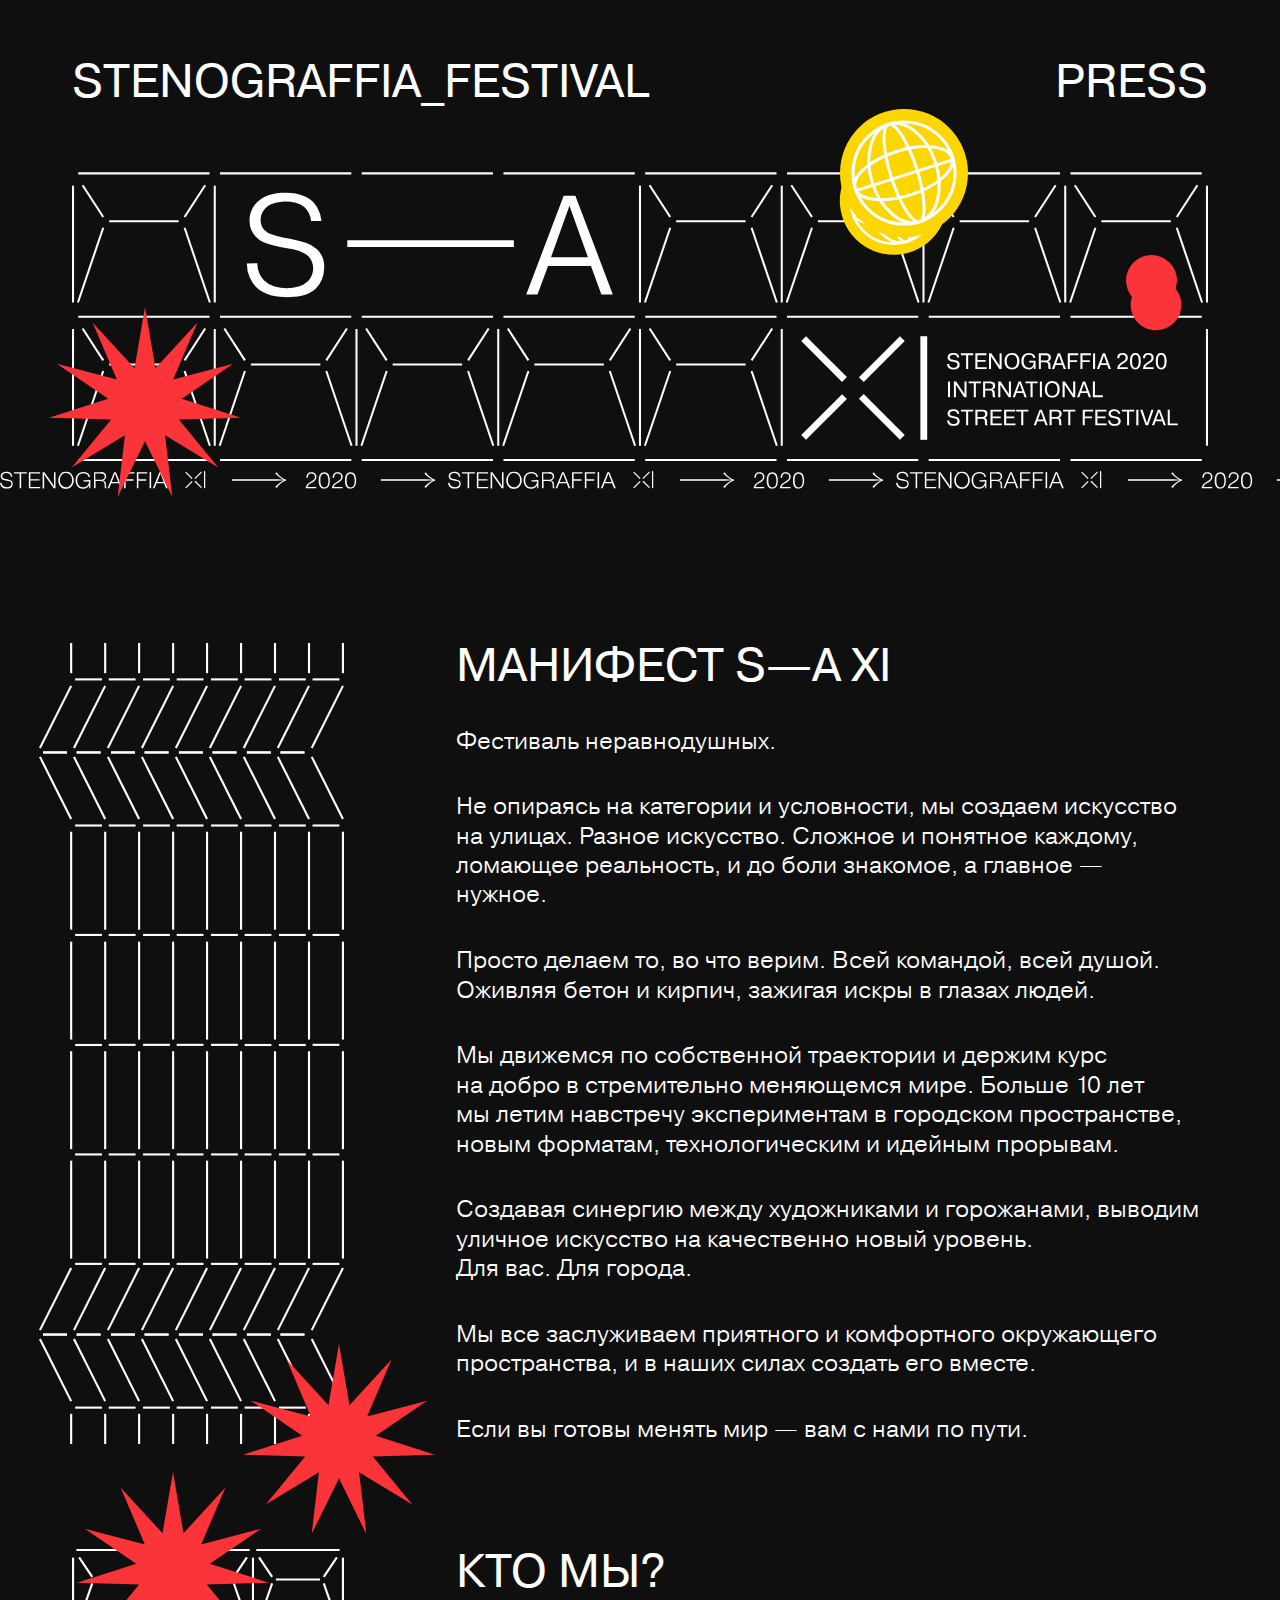
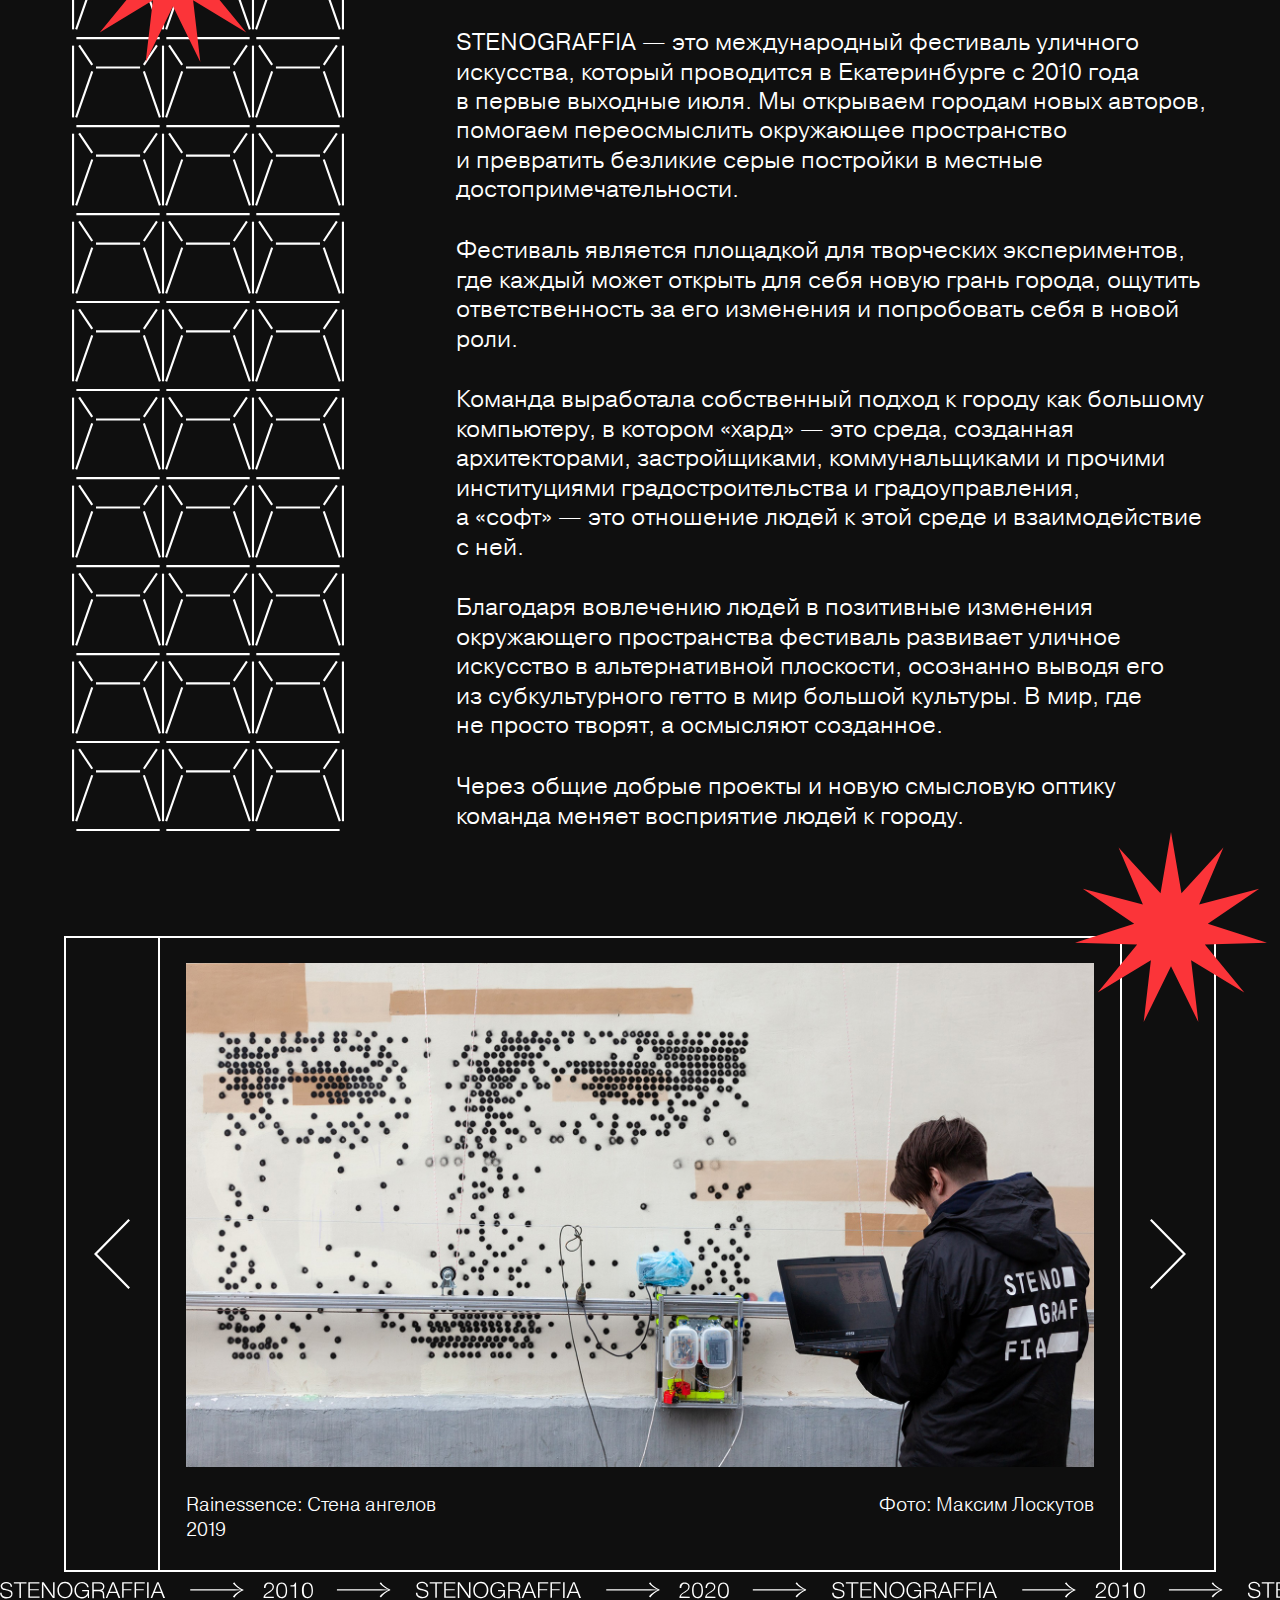
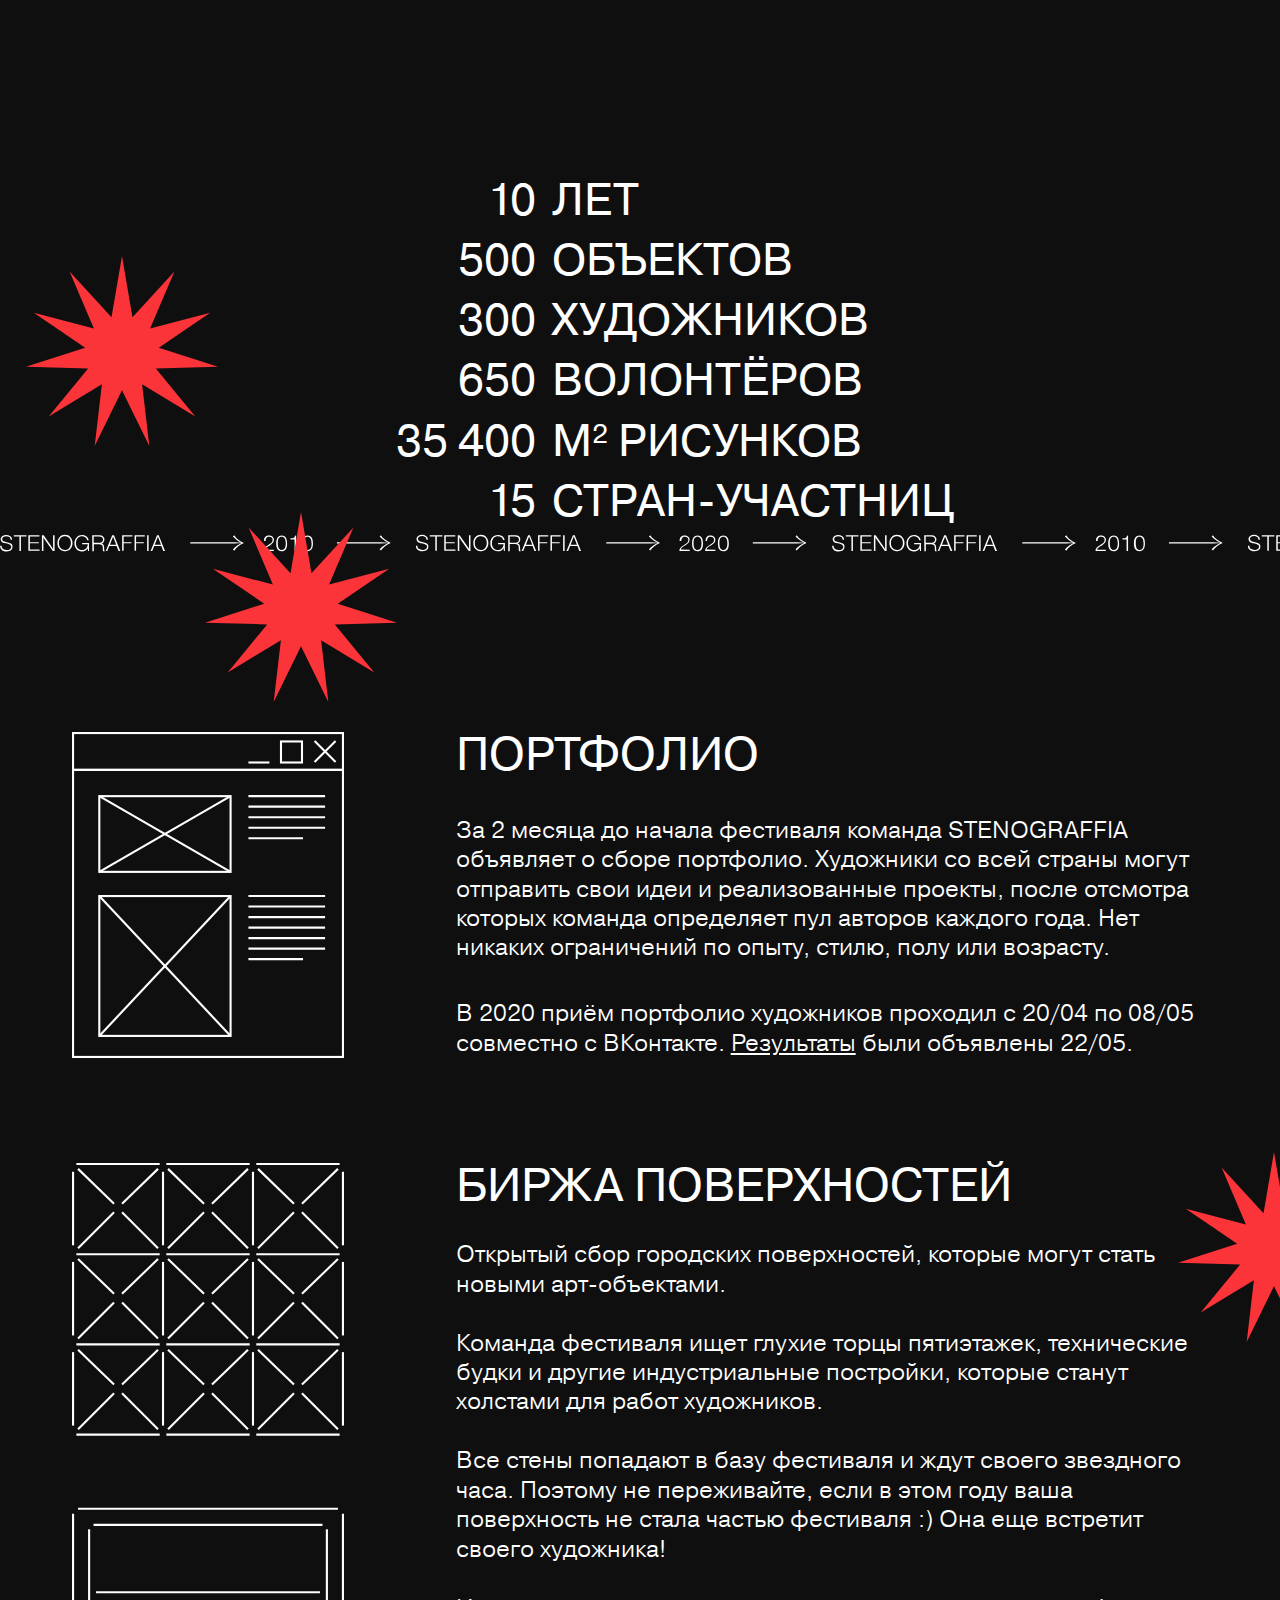
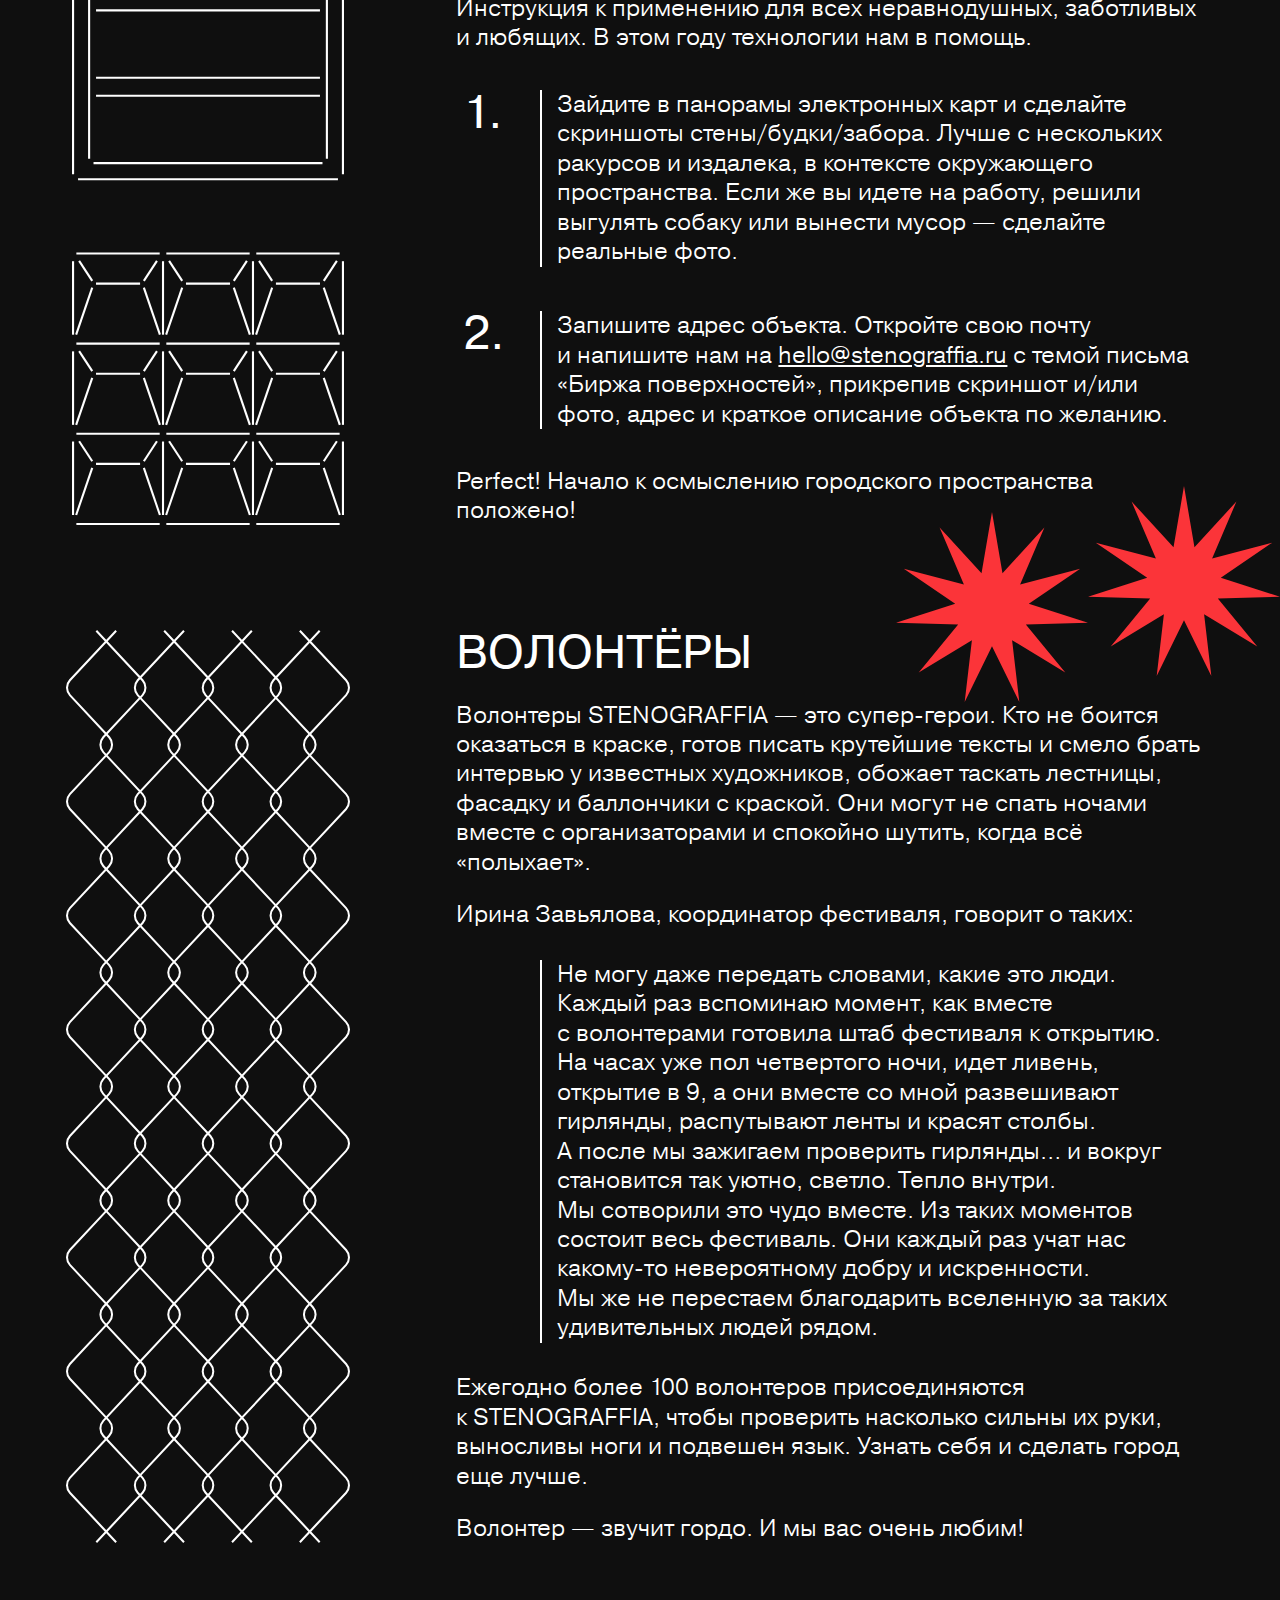
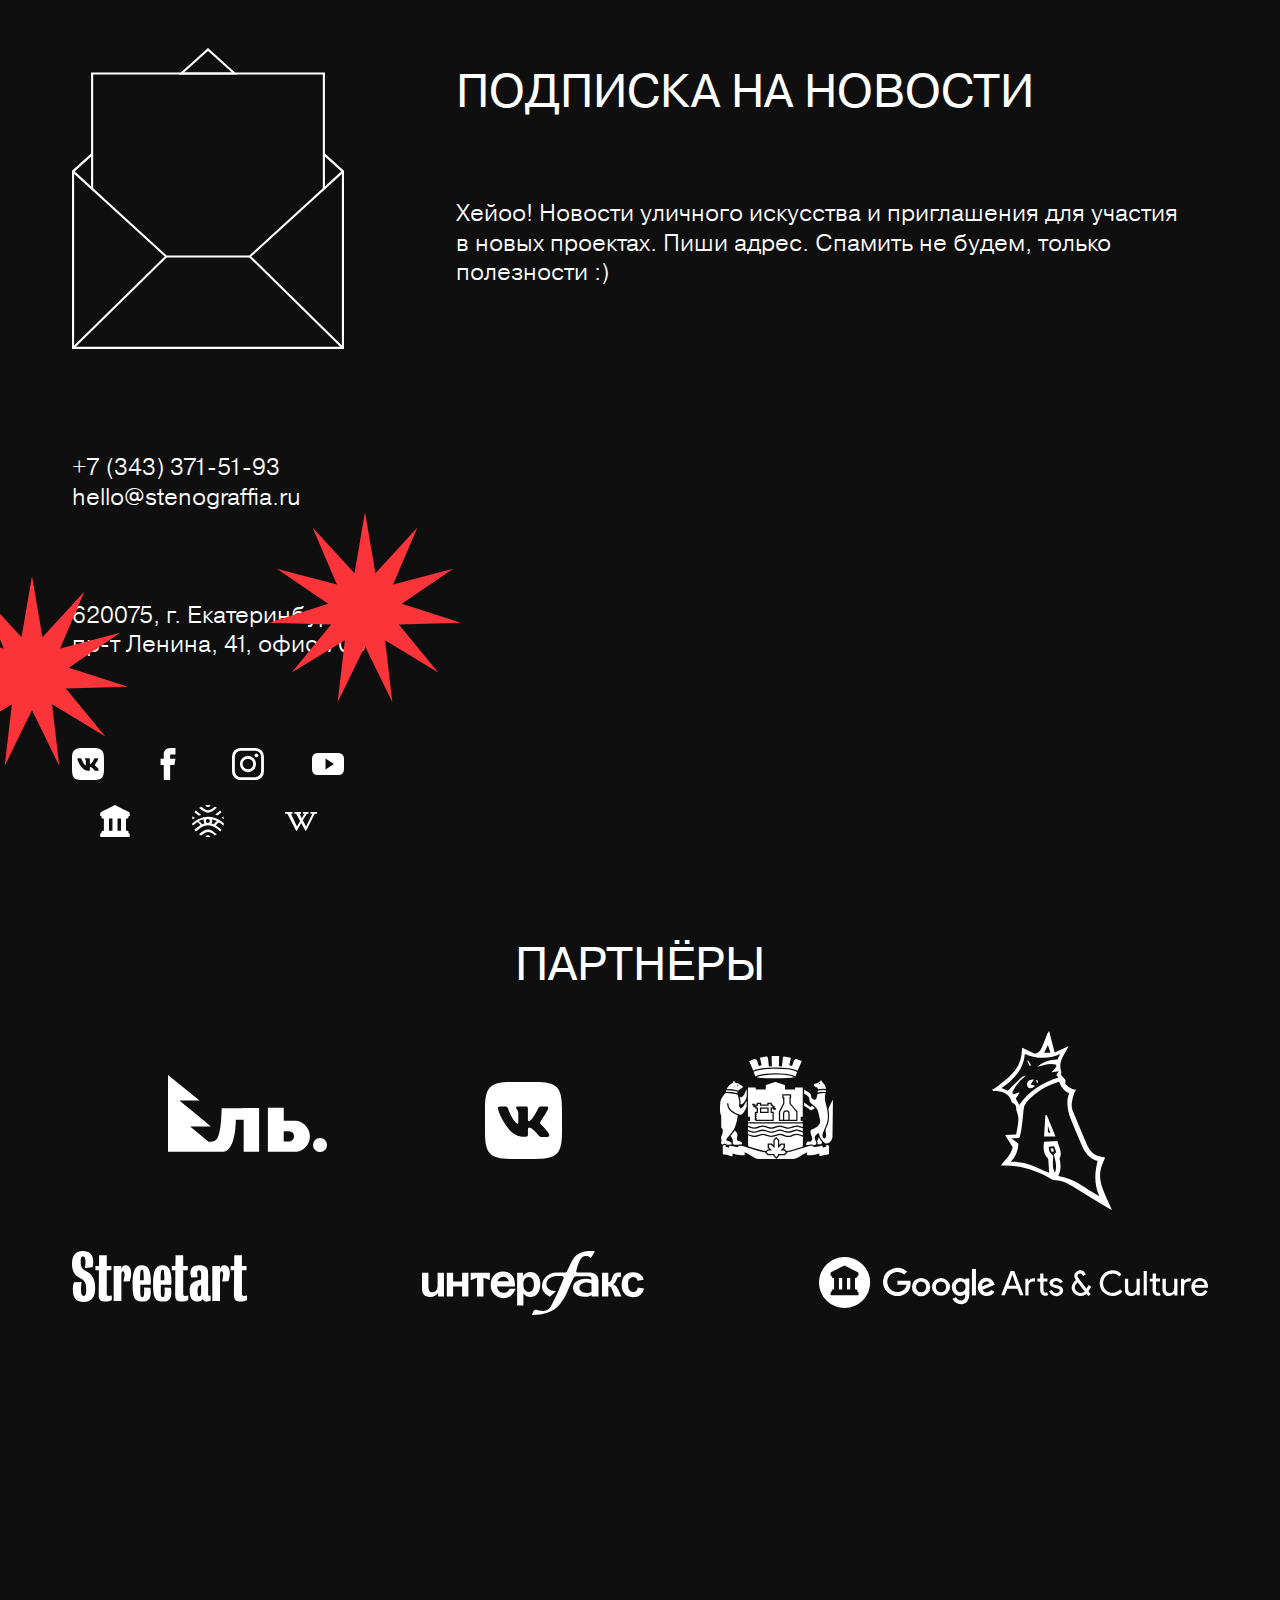
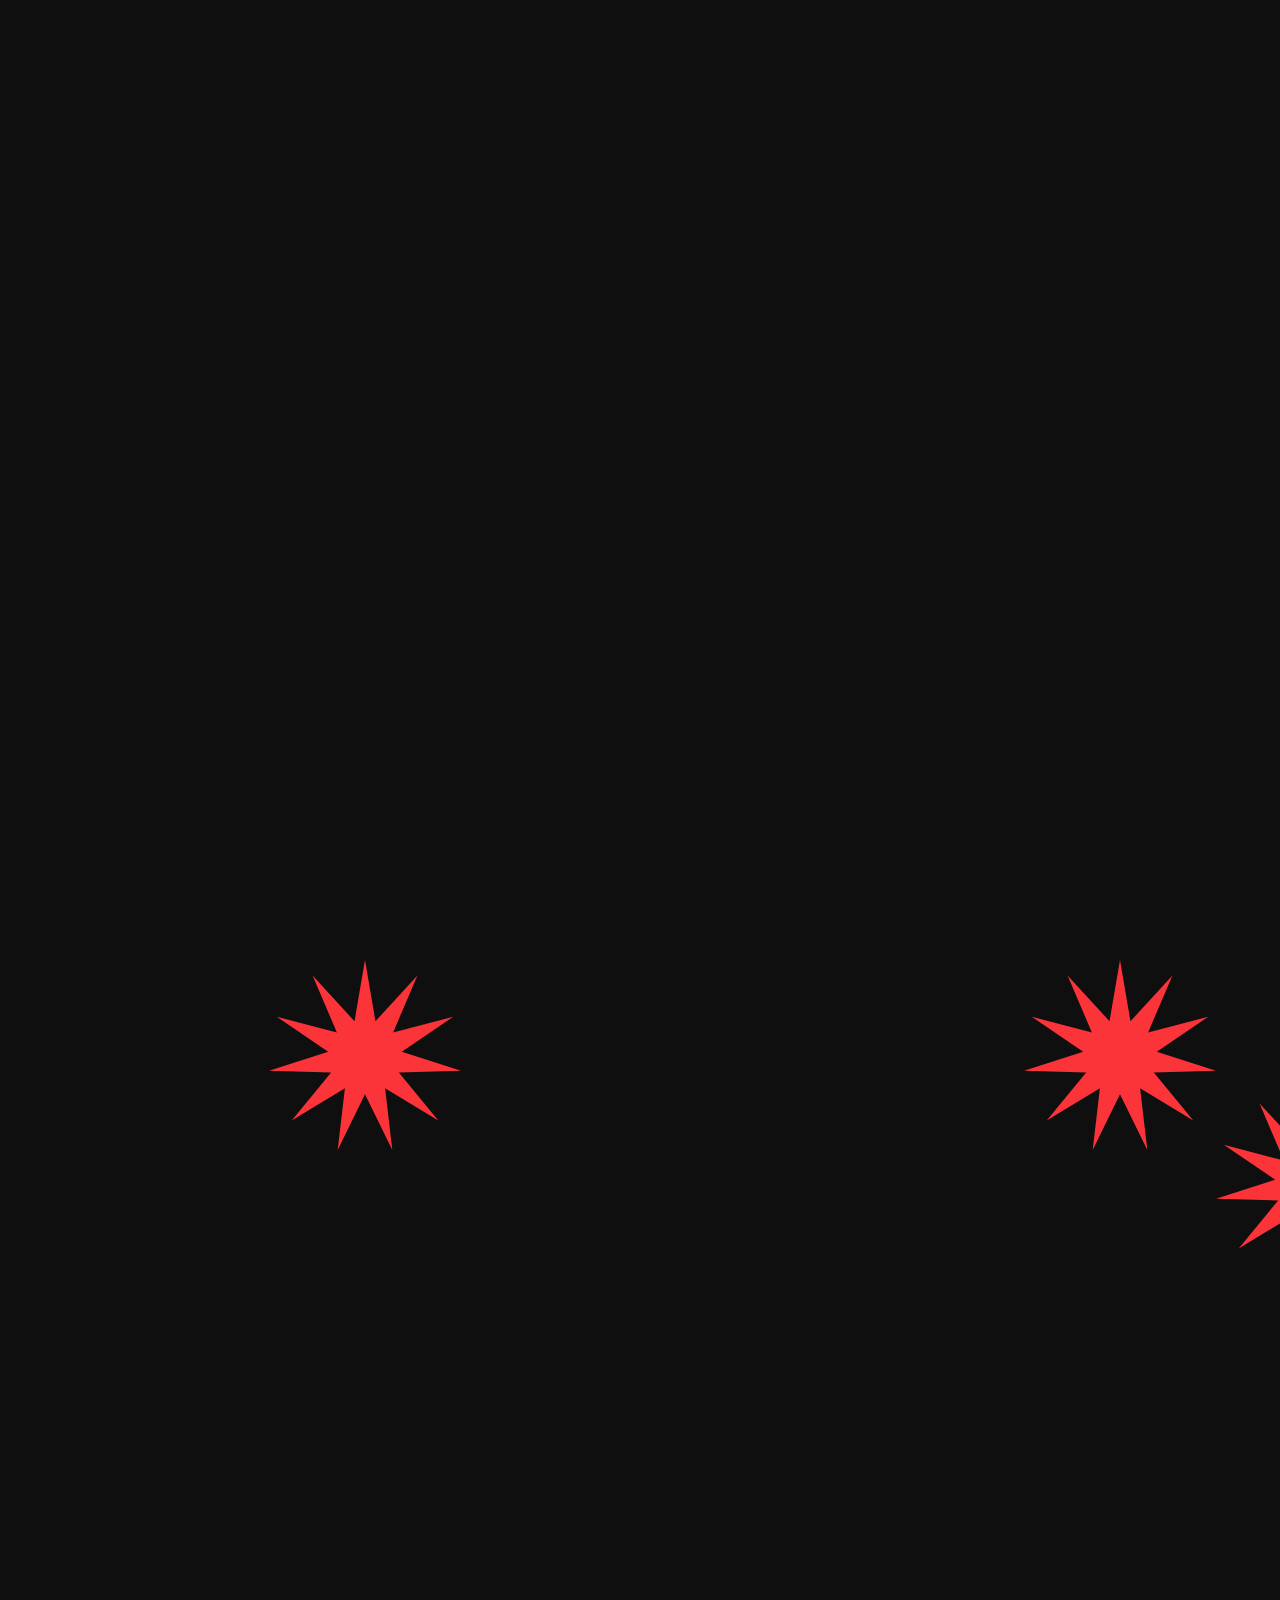
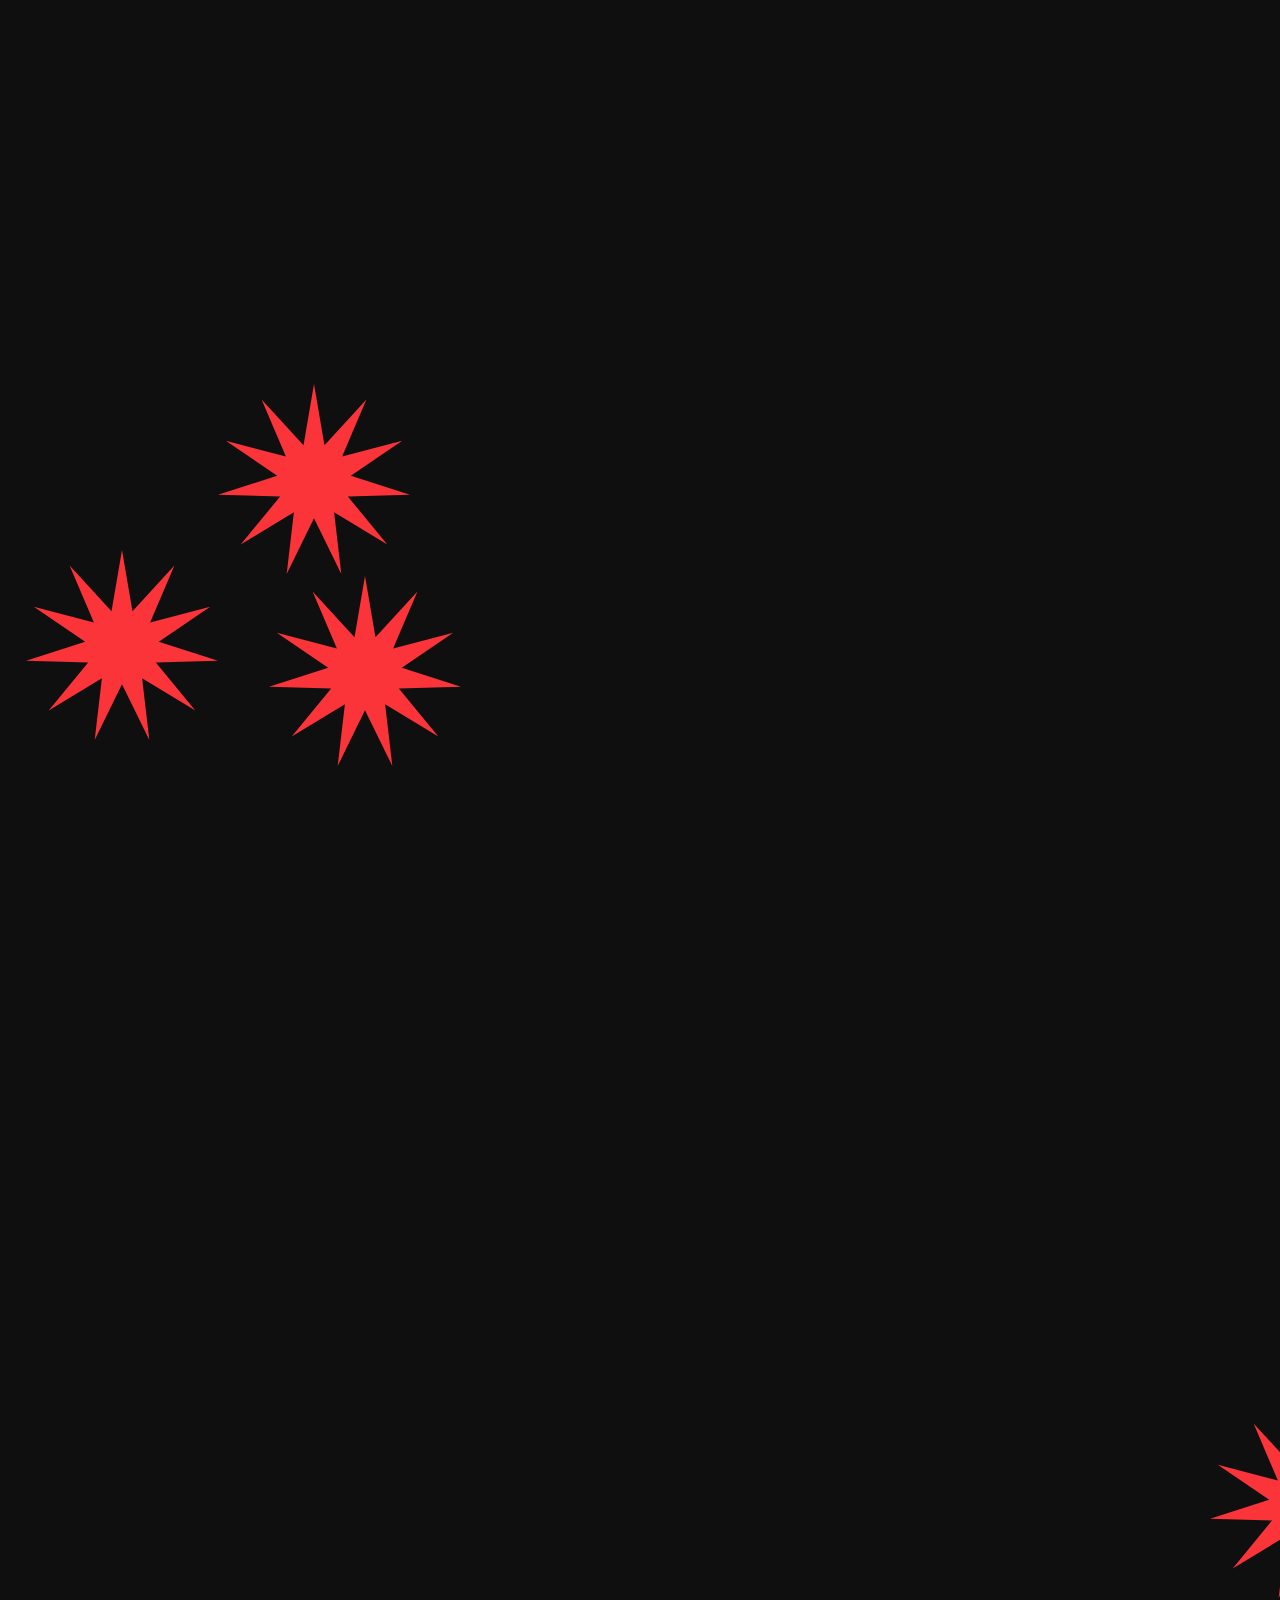
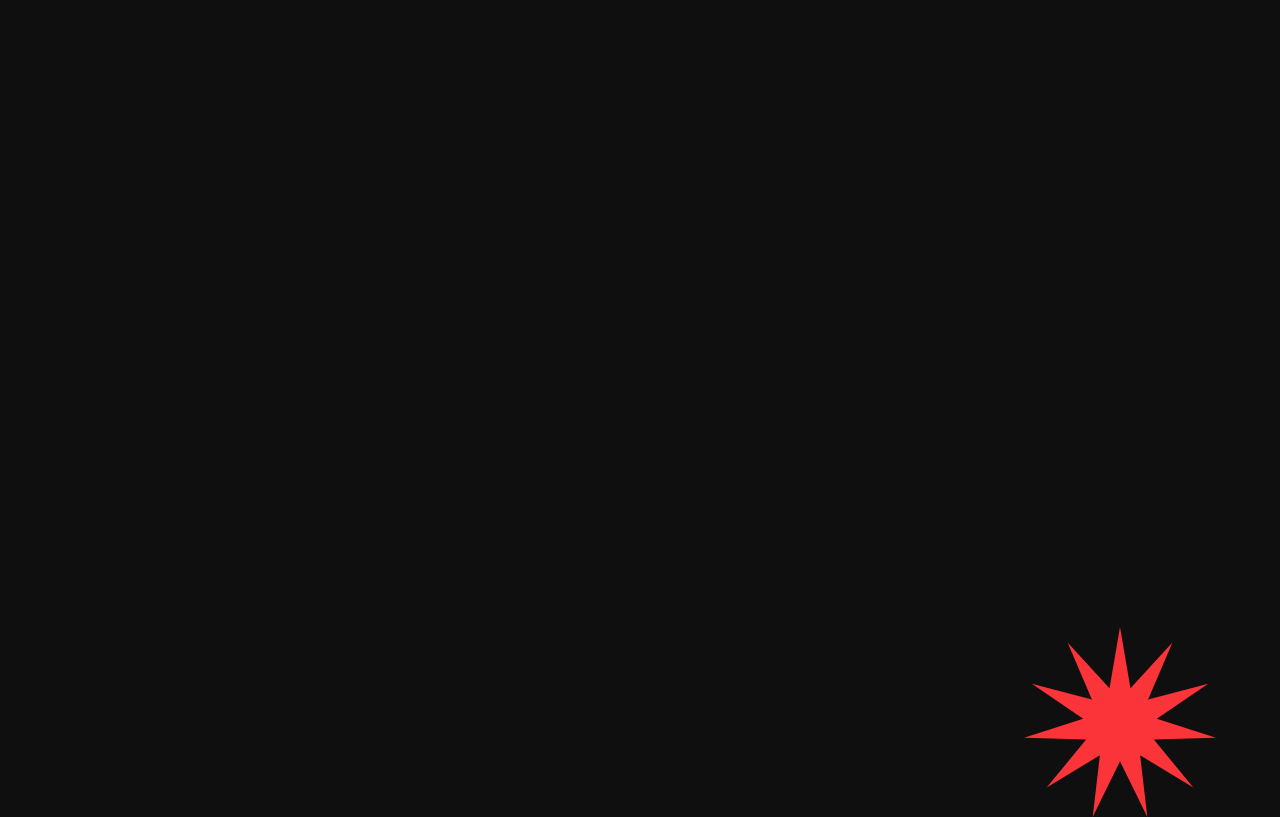
<file: index.html>
<!DOCTYPE html>
<html lang="ru">
	<head>
		<meta charset="utf-8">
		<title>STENOGRAFFIA</title>
		<!-- 
		DESIGN: Taisia Spirina, https://www.instagram.com/singularity.machine/, StreetArt/SPEKTR/HSIYA
		CODE: Vilka Stakan, https://www.instagram.com/vilkastakan/, ВЬЮС Gang
	    -->
		<meta name="description" content="Стенограффия. Международный фестиваль уличного искусства. Ежегодно с 2010 года проводится в Екатеринбурге в первые выходные июля.">
		<meta name="keywords" content="STENOGRAFFIA, Стенограффия, стритарт, уличное искусство, Екатеринбург, фестиваль, фестиваль уличного искусства, street art, стрит арт, стрит-арт, streetart, street-art">
		<meta property="og:title" content="STENOGRAFFIA">
		<meta property="og:url" content="https://stenograffia.ru">
		<meta property="vk:type" content="website">
		<meta property="og:site_name" content="STENOGRAFFIA" />
		<meta property="og:locale" content="ru_RU" />
		<meta property="og:description" content="Стенограффия. Международный фестиваль уличного искусства. Ежегодно с 2010 года проводится в Екатеринбурге в первые выходные июля.">
		<meta property="og:image" content="https://stenograffia.ru/img/opengraph.png" />
		<meta property="vk:image" content="https://stenograffia.ru/img/vk.png">
		<link rel="stylesheet" href="./styles.css?ver=final">
		<meta property="og:type" content="website" />
		
		<link rel="apple-touch-icon" sizes="180x180" href="/apple-touch-icon.png">
		<link rel="icon" type="image/png" sizes="32x32" href="/favicon-32x32.png">
		<link rel="icon" type="image/png" sizes="16x16" href="/favicon-16x16.png">
		<link rel="manifest" href="/site.webmanifest">
		<link rel="mask-icon" href="/safari-pinned-tab.svg" color="#fcd600">
		<meta name="msapplication-TileColor" content="#b91d47">
		<meta name="theme-color" content="#ffffff">
		<script src="https://api-maps.yandex.ru/2.1/?lang=ru_RU&amp;apikey=c4f19faf-5fd0-4cdf-9577-114449b3ba9c" type="text/javascript"></script>
	</head>
	<body>
		<div class="container">
			<div class="row header-row">
				<div class="col-7"><span class="header">STENOGRAFFIA_FESTIVAL</span></div>
				<div class="col-5 alright"><span class="header"><a href="./press">PRESS</a><!-- <a href="http://fond.stenograffia.ru/">REVISION</a>--></span></div>
			</div>
			<div class="row dot">
				<div class="col-12 ball"><img src="./img/header.svg" alt="S—A.XI" width="100%"></div>
			</div>
		</div>
		<div class="marquee-row">
		</div>
		<div class="container">
			<div class="row manifest-row">
				<div class="col-3"><img src="./img/zabor-setka.svg" width="112%" style="margin-left:-12%"></div>
				<div class="col-1"></div>
				<div class="col-8">
					<h2>Манифест S—A XI</h2>
					<p>Фестиваль неравнодушных.</p>
					<p>Не&nbsp;опираясь на&nbsp;категории и&nbsp;условности, мы&nbsp;создаем искусство на&nbsp;улицах. Разное искусство. Сложное и&nbsp;понятное каждому, ломающее реальность, и&nbsp;до&nbsp;боли знакомое, а&nbsp;главное&nbsp;&mdash;<br>нужное.</p>
					<p>Просто делаем то, во&nbsp;что верим. Всей командой, всей душой. Оживляя бетон и&nbsp;кирпич, зажигая искры в&nbsp;глазах людей.</p>
					<p>Мы&nbsp;движемся по&nbsp;собственной траектории и&nbsp;держим курс на&nbsp;добро в&nbsp;стремительно меняющемся мире. Больше&nbsp;10&nbsp;лет мы&nbsp;летим навстречу экспериментам в&nbsp;городском пространстве, новым форматам, технологическим и&nbsp;идейным прорывам.</p>
					<p>Создавая синергию между художниками и&nbsp;горожанами, выводим уличное искусство на&nbsp;качественно новый уровень.<br>Для&nbsp;вас. Для&nbsp;города.</p>
					<p>Мы&nbsp;все заслуживаем приятного и&nbsp;комфортного окружающего пространства, и&nbsp;в&nbsp;наших силах создать его вместе.</p>
					<p>Если вы&nbsp;готовы менять мир&nbsp;&mdash; вам с&nbsp;нами по&nbsp;пути.</p>
				</div>
			</div>
			<div class="row who-row">
				<div class="col-3"><img src="./img/zabor-po2.svg" width="100%"></div>
				<div class="col-1"></div>
				<div class="col-8">
					<h2>Кто мы?</h2>
					<p>STENOGRAFFIA&nbsp;&mdash; это международный фестиваль уличного искусства, который проводится в&nbsp;Екатеринбурге с&nbsp;2010 года в&nbsp;первые выходные июля. Мы&nbsp;открываем городам новых авторов, помогаем переосмыслить окружающее пространство и&nbsp;превратить безликие серые постройки в&nbsp;местные достопримечательности.</p>
					<p>Фестиваль является площадкой для творческих экспериментов, где каждый может открыть для себя новую грань города, ощутить ответственность за&nbsp;его изменения и&nbsp;попробовать себя в&nbsp;новой роли.</p>
					<p>Команда выработала собственный подход к&nbsp;городу как большому компьютеру, в&nbsp;котором &laquo;хард&raquo;&nbsp;&mdash; это среда, созданная архитекторами, застройщиками, коммунальщиками и&nbsp;прочими институциями градостроительства и&nbsp;градоуправления, а&nbsp;&laquo;софт&raquo;&nbsp;&mdash; это отношение людей к&nbsp;этой среде и&nbsp;взаимодействие с&nbsp;ней.</p>
					<p>Благодаря вовлечению людей в&nbsp;позитивные изменения окружающего пространства фестиваль развивает уличное искусство в&nbsp;альтернативной плоскости, осознанно выводя его из&nbsp;субкультурного гетто в&nbsp;мир большой культуры. В&nbsp;мир, где не&nbsp;просто творят, а&nbsp;осмысляют созданное.</p>
					<p>Через общие добрые проекты и&nbsp;новую смысловую оптику команда меняет восприятие людей к&nbsp;городу.</p>
				</div>
			</div>
			<div class="row gallery-row">
				<div class="col-1 button" id="lb" onclick="showPhoto(11);"><img src="./img/left.svg" width="40%"></div>
				<div class="col-10 gallery"><div class="gallery-slider"><img id="photo-link" src="./img/photo/11.jpg" width="100%">
					<div class="gallery-expl row-g"><div class="col-g-7" id="expl-name">Rainessence: Стена ангелов<br>2019</div><div class=" col-g-3 alright" id="expl-author">Фото: Максим Лоскутов</div></div>
				</div>
			</div>
			<div class="col-1 button" id="rb" onclick="showPhoto(2);"><img src="./img/right.svg" width="40%"></div>
		</div>
	</div>
	<div class="row marquee-2-row">
	</div>
	<div class="container">
		<div class="row numbers numbers-row">
			<div class="col-5 alright">10</div>
			<div class="col-7">лет</div>
		</div>
		<div class="row numbers numbers-row">
			<div class="col-5 alright">500</div>
			<div class="col-7">объектов</div>
		</div>
		<div class="row numbers numbers-row">
			<div class="col-5 alright">300</div>
			<div class="col-7">художников</div>
		</div>
		<div class="row numbers numbers-row">
			<div class="col-5 alright">650</div>
			<div class="col-7">волонтёров</div>
		</div>
		<div class="row numbers numbers-row">
			<div class="col-5 alright">35 400</div>
			<div class="col-7">м² рисунков</div>
		</div>
		<div class="row numbers numbers-row">
			<div class="col-5 alright">15</div>
			<div class="col-7">стран-участниц</div>
		</div>
		<!-- <div class="row numbers numbers-row">
					<div class="col-5 alright">36</div>
					<div class="col-7">звёздочек на сайте</div>
		</div> -->
	</div>
	<div class="row marquee-3-row">
		
	</div>
	<div class="container">
		<div class="row portfolio-row">
			<div class="col-3"><img src="./img/window.svg" width="100%"></div>
			<div class="col-1"></div>
			<div class="col-8">
				<h2>Портфолио</h2>
				<p>За&nbsp;2&nbsp;месяца до&nbsp;начала фестиваля команда STENOGRAFFIA объявляет о&nbsp;сборе портфолио. Художники со&nbsp;всей страны могут отправить свои идеи и&nbsp;реализованные проекты, после отсмотра которых команда определяет пул авторов каждого года. Нет никаких ограничений по&nbsp;опыту, стилю, полу или возрасту.</p>
				<p>В&nbsp;2020 приём портфолио художников проходил с&nbsp;20/04 по&nbsp;08/05 совместно с&nbsp;ВКонтакте. <a href="https://vk.com/wall-17497334_13566">Результаты</a> были объявлены 22/05.</p>
			</div>
		</div>
		<div class="row birzha-row">
			<div class="col-3"><img src="./img/walls.svg" width="100%"></div>
			<div class="col-1"></div>
			<div class="col-8">
				<h2>Биржа поверхностей</h2>
				<p>Открытый сбор городских поверхностей, которые могут стать новыми <nobr>арт-объектами</nobr>.</p>
				<p>Команда фестиваля ищет глухие торцы пятиэтажек, технические будки и&nbsp;другие индустриальные постройки, которые станут холстами для работ художников.</p>
				<p>Все стены попадают в&nbsp;базу фестиваля и&nbsp;ждут своего звездного часа. Поэтому не&nbsp;переживайте, если в&nbsp;этом году ваша поверхность не&nbsp;стала частью фестиваля :) Она еще встретит своего художника!</p>	<p>Инструкция к&nbsp;применению для всех неравнодушных, заботливых и&nbsp;любящих. В&nbsp;этом году технологии нам в&nbsp;помощь. </p>
				<div class="row-small"><div class="col-sm-1 instruction">1.</div><div class="col-sm-7"><p>Зайдите в&nbsp;панорамы электронных карт и&nbsp;сделайте скриншоты стены/будки/забора. Лучше с&nbsp;нескольких ракурсов и&nbsp;издалека, в&nbsp;контексте окружающего пространства. Если&nbsp;же вы&nbsp;идете на&nbsp;работу, решили выгулять собаку или вынести мусор&nbsp;&mdash; сделайте реальные фото.</p></div></div>
				<div class="row-small"><div class="col-sm-1 instruction">2.</div><div class="col-sm-7"><p>Запишите адрес объекта. Откройте свою почту и&nbsp;напишите нам на&nbsp;<a href="mailto:hello@stenograffia.ru?subject=Биржа поверхностей">hello@stenograffia.ru</a> с&nbsp;темой письма &laquo;Биржа поверхностей&raquo;, прикрепив скриншот и/или фото, адрес и&nbsp;краткое описание объекта по&nbsp;желанию.</p></div></div>
				<p>Perfect! Начало к осмыслению городского пространства положено!</p>
			</div>
		</div>
		<div class="row volunteer-row">
			<div class="col-3"><img src="./img/rabitz.svg" width="104%" style="margin-left:-2%"></div>
			<div class="col-1"></div>
			<div class="col-8">
				<h2>Волонтёры</h2>
				<p>Волонтеры STENOGRAFFIA&nbsp;&mdash; это <nobr>супер-герои</nobr>. Кто не&nbsp;боится оказаться в&nbsp;краске, готов писать крутейшие тексты и&nbsp;смело брать интервью у&nbsp;известных художников, обожает таскать лестницы, фасадку и&nbsp;баллончики с&nbsp;краской. Они могут не&nbsp;спать ночами вместе с&nbsp;организаторами и&nbsp;спокойно шутить, когда всё &laquo;полыхает&raquo;.</p>
				<p>Ирина Завьялова, координатор фестиваля, говорит о&nbsp;таких: </p>
				<div class="row-small"><div class="col-sm-1" style="border-right: 0.2vw solid white;"></div><div class="col-sm-7"><p>Не&nbsp;могу даже передать словами, какие это люди. Каждый раз вспоминаю момент, как вместе с&nbsp;волонтерами готовила штаб фестиваля к&nbsp;открытию. На&nbsp;часах уже пол четвертого ночи, идет ливень, открытие&nbsp;в&nbsp;9, а&nbsp;они вместе со&nbsp;мной развешивают гирлянды, распутывают ленты и&nbsp;красят столбы. А&nbsp;после&nbsp;мы&nbsp;зажигаем проверить гирлянды&hellip; и&nbsp;вокруг становится так уютно, светло. Тепло внутри. Мы&nbsp;сотворили это чудо вместе. Из&nbsp;таких моментов состоит весь фестиваль. Они&nbsp;каждый раз учат нас <nobr>какому-то</nobr> невероятному добру и&nbsp;искренности. Мы&nbsp;же&nbsp;не&nbsp;перестаем благодарить вселенную за&nbsp;таких удивительных людей рядом.</p></div></div>
				<p>Ежегодно более 100 волонтеров присоединяются к&nbsp;STENOGRAFFIA, чтобы проверить насколько сильны их&nbsp;руки, выносливы ноги и&nbsp;подвешен язык. Узнать себя и&nbsp;сделать город еще лучше.</p>
				<p>Волонтер&nbsp;&mdash; звучит гордо. И&nbsp;мы&nbsp;вас очень любим!</p>
			</div>
		</div>
		<div class="row mail-row">
			<div class="col-3"><img src="./img/letter.svg" width="100%"></div>
			<div class="col-1"></div>
			<div class="col-8">
				<h2 style="padding-top: 1.6vw;">Подписка на новости</h2>
				<p style="margin-top: 1.7vw;">Хейоо! Новости уличного искусства и&nbsp;приглашения для участия в&nbsp;новых проектах. Пиши адрес. Спамить не&nbsp;будем, только полезности :)</p>
				<div class="mailform">
					<script src="//web.webformscr.com/apps/fc3/build/loader.js" sp-form-id="46d7d1a23f1857fbc134d47abc59df1a1ac632f223fa742f9236b6a47ae38594"></script>
				</div>
				<style type="text/css">.sp-link-wrapper{display:none} .sp-force-hide{width: 100% !important; max-width: 100%; min-width: 100%} .sp-form[sp-id="156714"]{width: 100% !important}</style>
			</div>
		</div>
		<div class="row volunteer-row">
			<div class="col-3"><p class="no-underline"><a href="tel:+73433715193">+7 (343) 371-51-93</a><br>
			<a href="mailto:hello@stenograffia.ru">hello@stenograffia.ru</a></p>
			<p style="overflow-x: visible; white-space:nowrap;">620075, г. Екатеринбург<br>
			пр-т Ленина, 41, офис 703</p>
			<div><div class="icons">
				<a href="https://vk.com/stenograffia"><img src="./img/vk-brand.svg"></a>
				<a href="https://facebook.com/stenograffia/"><img src="./img/fb.svg"></a>
				<a href="https://www.instagram.com/stenograffia/"><img src="./img/insta.svg"></a>
				<a href="https://www.youtube.com/user/streeticonru"><img src="./img/yt.svg"></a>
			</div>
			<div class="icons-2">
				<a href="https://artsandculture.google.com/partner/stenograffia"><img src="./img/googleart.svg"></a>
				<a href="https://ekaterinburg.streetartcities.com/"><img src="./img/cities.svg"></a>
				<a href="https://ru.wikipedia.org/wiki/%D0%A1%D1%82%D0%B5%D0%BD%D0%BE%D0%B3%D1%80%D0%B0%D1%84%D1%84%D0%B8%D1%8F"><img src="./img/wiki.svg"></a>
			</div></div>
		</div>
		<div class="col-1"></div>
		<div class="col-8">
			<div id="map" style="width: 100%; height: 30vw; padding: 0; margin: 0;"></div>
			<!-- <iframe src="https://www.google.com/maps/d/embed?mid=1xyfqwKQ35Fc_DFLENugD0XhU-3k" width="100%" height="400vw"></iframe> -->
		</div>
	</div>
	<div class="row partners-row">
		<div class="col-12 partext">Партнёры</div>
		
	</div>
	
	<div class="row">
		<div class="col-1"></div>
		<div class="col-10">
			<div class="partners">
				<a href="http://www.eeel.center/"><img src="./img/el.svg" style="height: 6vw !important;margin-top:-1vw"></a>
				<a href="https://vk.com/about"><img src="./img/vk-brand.svg" style="height: 6vw !important"></a>
				<a href="https://екатеринбург.рф/"><img src="./img/ekb.svg" style="height: 8vw !important;margin-top:-2vw"></a>
				<a href="http://arton-paint.ru/"><img src="./img/arton.svg" style="height: 14vw !important"></a>
			</div>
		</div>
	</div>
	<div class="row  paricon-row" >
		<div class="col-12">
			<div class="partners">
				<a href="http://streetart.su/"><img src="./img/streetart.svg" style="height: 4vw !important;margin-top:-1vw"></a>
				<a href="https://interfax.ru"><img src="./img/interfax.svg" style="height: 5vw !important"></a>
				<a href="https://https://artsandculture.google.com/"><img src="./img/google.svg" style="height: 4vw !important;"></a>
			</div>
		</div>
		
	</div>
</div>
<div class="stars">
	<div class="rellax overlay-1" toper="24" speed="1"><img src="./img/star.svg"></div>
	<div class="rellax overlay-2" toper="115" speed="1"><img src="./img/star.svg"></div>
	<div class="rellax overlay-3" toper="112"speed="1.3"><img src="./img/star.svg"></div>
	<div class="rellax overlay-4" toper="190" speed="1"><img src="./img/star.svg"></div>
	<div class="rellax overlay-5" toper="305" speed="1.3"><img src="./img/star.svg"></div>
	<div class="rellax overlay-6" toper="290" speed="1"><img src="./img/star.svg"></div>
	<div class="rellax overlay-7" toper="340" speed="1"><img src="./img/star.svg"></div>
	<div class="rellax overlay-8" toper="440" speed="1"><img src="./img/star.svg"></div>
	<div class="rellax overlay-9" toper="643" speed="1.5"><img src="./img/star.svg"></div>
	<div class="rellax overlay-10" toper="545" speed="1"><img src="./img/star.svg"></div>
	<div class="rellax overlay-11" toper="850" speed="1.5"><img src="./img/star.svg"></div>
	<div class="rellax overlay-12" toper="713" speed="1"><img src="./img/star.svg"></div>
	<div class="rellax overlay-13" toper="910" speed="1.4"><img src="./img/star.svg"></div>
	<div class="rellax overlay-14" toper="793" speed="1"><img src="./img/star.svg"></div>
	<div class="rellax overlay-15" toper="838" speed="1"><img src="./img/star.svg"></div>
	<div class="rellax overlay-16" toper="883" speed="1"><img src="./img/star.svg"></div>
	<div class="rellax overlay-17" toper="931" speed="1"><img src="./img/star.svg"></div>
	<div class="rellax overlay-18" toper="910" speed="0.9"><img src="./img/star.svg"></div>
	<div class="rellax overlay-19" toper="620" speed="1"><img src="./img/star.svg"></div>
	
</div>
<div class="preload-images"></div>
<script type="text/javascript">


function pxTOvw(value) {var w = window,d = document,e = d.documentElement,g = d.getElementsByTagName('body')[0],x = w.innerWidth || e.clientWidth || g.clientWidth;return (100*value)/x;};
function parallax() {
	Array.from(document.getElementsByClassName("rellax")).forEach((s) => {
		s.style.top = s.getAttribute('toper') - pxTOvw(0.7*window.pageYOffset*s.getAttribute('speed')) + "vw";});
	};
window.addEventListener("scroll", function(){parallax()});

function init() {
    var myMap = new ymaps.Map('map', {
        center: [56.825848, 60.600878],
        zoom: 1,
        controls: []
    });
    
    // Создадим экземпляр элемента управления «поиск по карте»
    // с установленной опцией провайдера данных для поиска по организациям.
    var searchControl = new ymaps.control.SearchControl({
        options: {
            provider: 'yandex#search'
        }
    });
    
    myMap.controls.add(searchControl);
    
    // Программно выполним поиск определённых кафе в текущей
    // прямоугольной области карты.
    searchControl.search('STENOGRAFFIA');
}

ymaps.ready(init);


	const photos = [
			["./img/photo/11.jpg","Команда STENOGRAFFIA: Нейронный стрит-арт<br>2018", "Фото: Максим Лоскутов"],
			["./img/photo/1.jpg","Rainessence: Стена ангелов<br>2019", "Фото: Григорий Постников"],
			["./img/photo/2.jpg","Red Pepper Creative: Первый общественный хромакей<br>2018", "Фото: Дмитрий Чабанов"],
			["./img/photo/3.jpg","Hot Singles in Your Area: Эта надпись<br>2019","Фото: Дмитрий Чабанов"],
			["./img/photo/4.jpg","SPEKTR: Динозавромойка<br>2018", "Фото: Альберт Габсатаров"],
			["./img/photo/5.jpg","SPEKTR: Бетонное эхо<br>2019", "Фото: Альберт Габсатаров"],
			["./img/photo/6.jpg","SPEKTR: Звёзды рек Урала<br>2019", "Фото: Дмитрий Чабанов"],
			["./img/photo/7.jpg","Андрей Люблинский: Красный человечек<br>2019", "Фото: Дмитрий Чабанов"],
			["./img/photo/8.jpg","Покрас Лампас: Мета-супрематический крест<br>2019", "Фото: Григорий Постников"],
			["./img/photo/9.jpg","Hot Singles in Your Area: Ctrl+X<br>2017", "Фото: Анна Христова"],
			["./img/photo/10.jpg","Ampparito: Untitled<br>2019", "Фото: Дмитрий Чабанов"]]
	const n = photos.length;
	function showPhoto(ind) {
		document.getElementById("photo-link").src=photos[ind][0];
		document.getElementById("expl-name").innerHTML=photos[ind][1];
		document.getElementById("expl-author").innerHTML=photos[ind][2];
		var j = ind-1;
		document.getElementById("lb").onclick= function() {showPhoto((j % n + n) % n)};
		var i = ind+1;
		document.getElementById("rb").onclick=function() {showPhoto((i % n + n) % n)};
	};
	showPhoto(0);
	
</script>

<!-- Yandex.Metrika counter -->
<script type="text/javascript" >
   (function(m,e,t,r,i,k,a){m[i]=m[i]||function(){(m[i].a=m[i].a||[]).push(arguments)};
   m[i].l=1*new Date();k=e.createElement(t),a=e.getElementsByTagName(t)[0],k.async=1,k.src=r,a.parentNode.insertBefore(k,a)})
   (window, document, "script", "https://mc.yandex.ru/metrika/tag.js", "ym");

   ym(54429568, "init", {
        clickmap:true,
        trackLinks:true,
        accurateTrackBounce:true
   });
</script>
<noscript><div><img src="https://mc.yandex.ru/watch/54429568" style="position:absolute; left:-9999px;" alt="" /></div></noscript>
<!-- /Yandex.Metrika counter -->
</body>
</html>
</file>
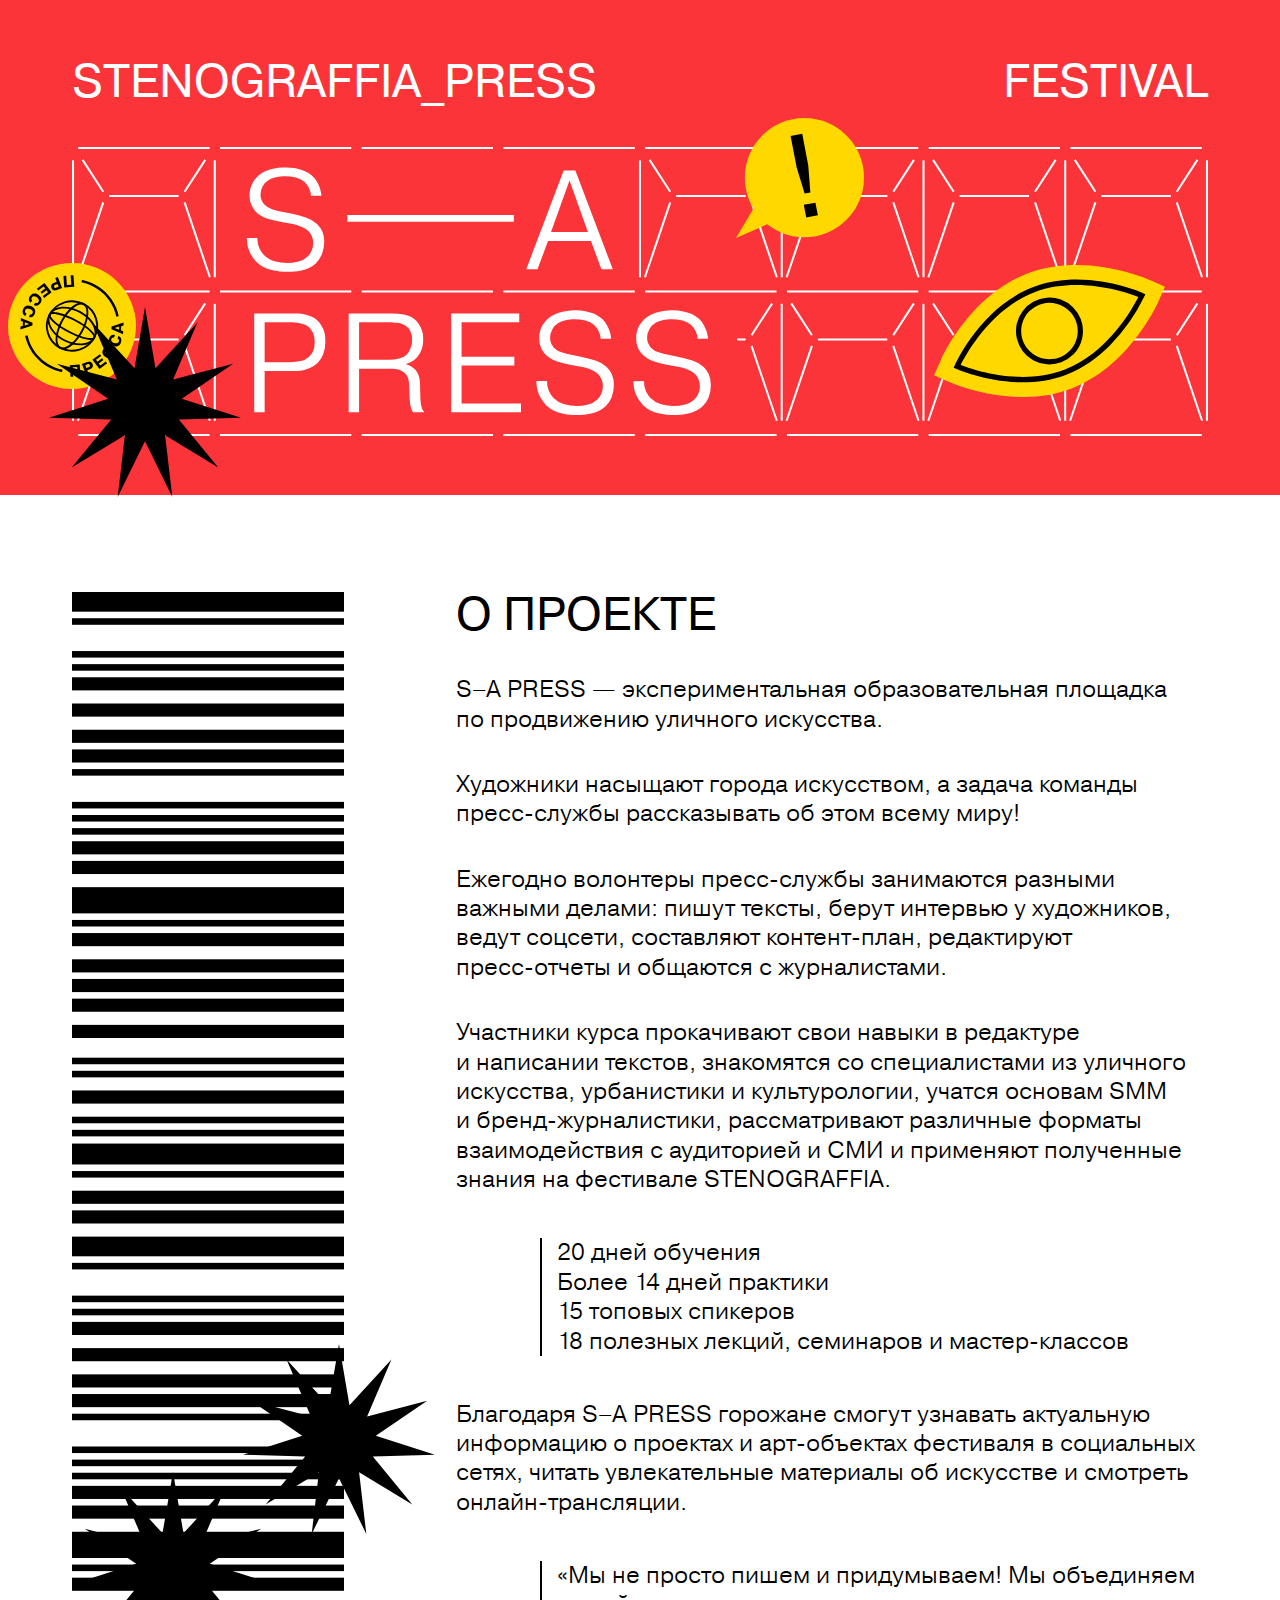
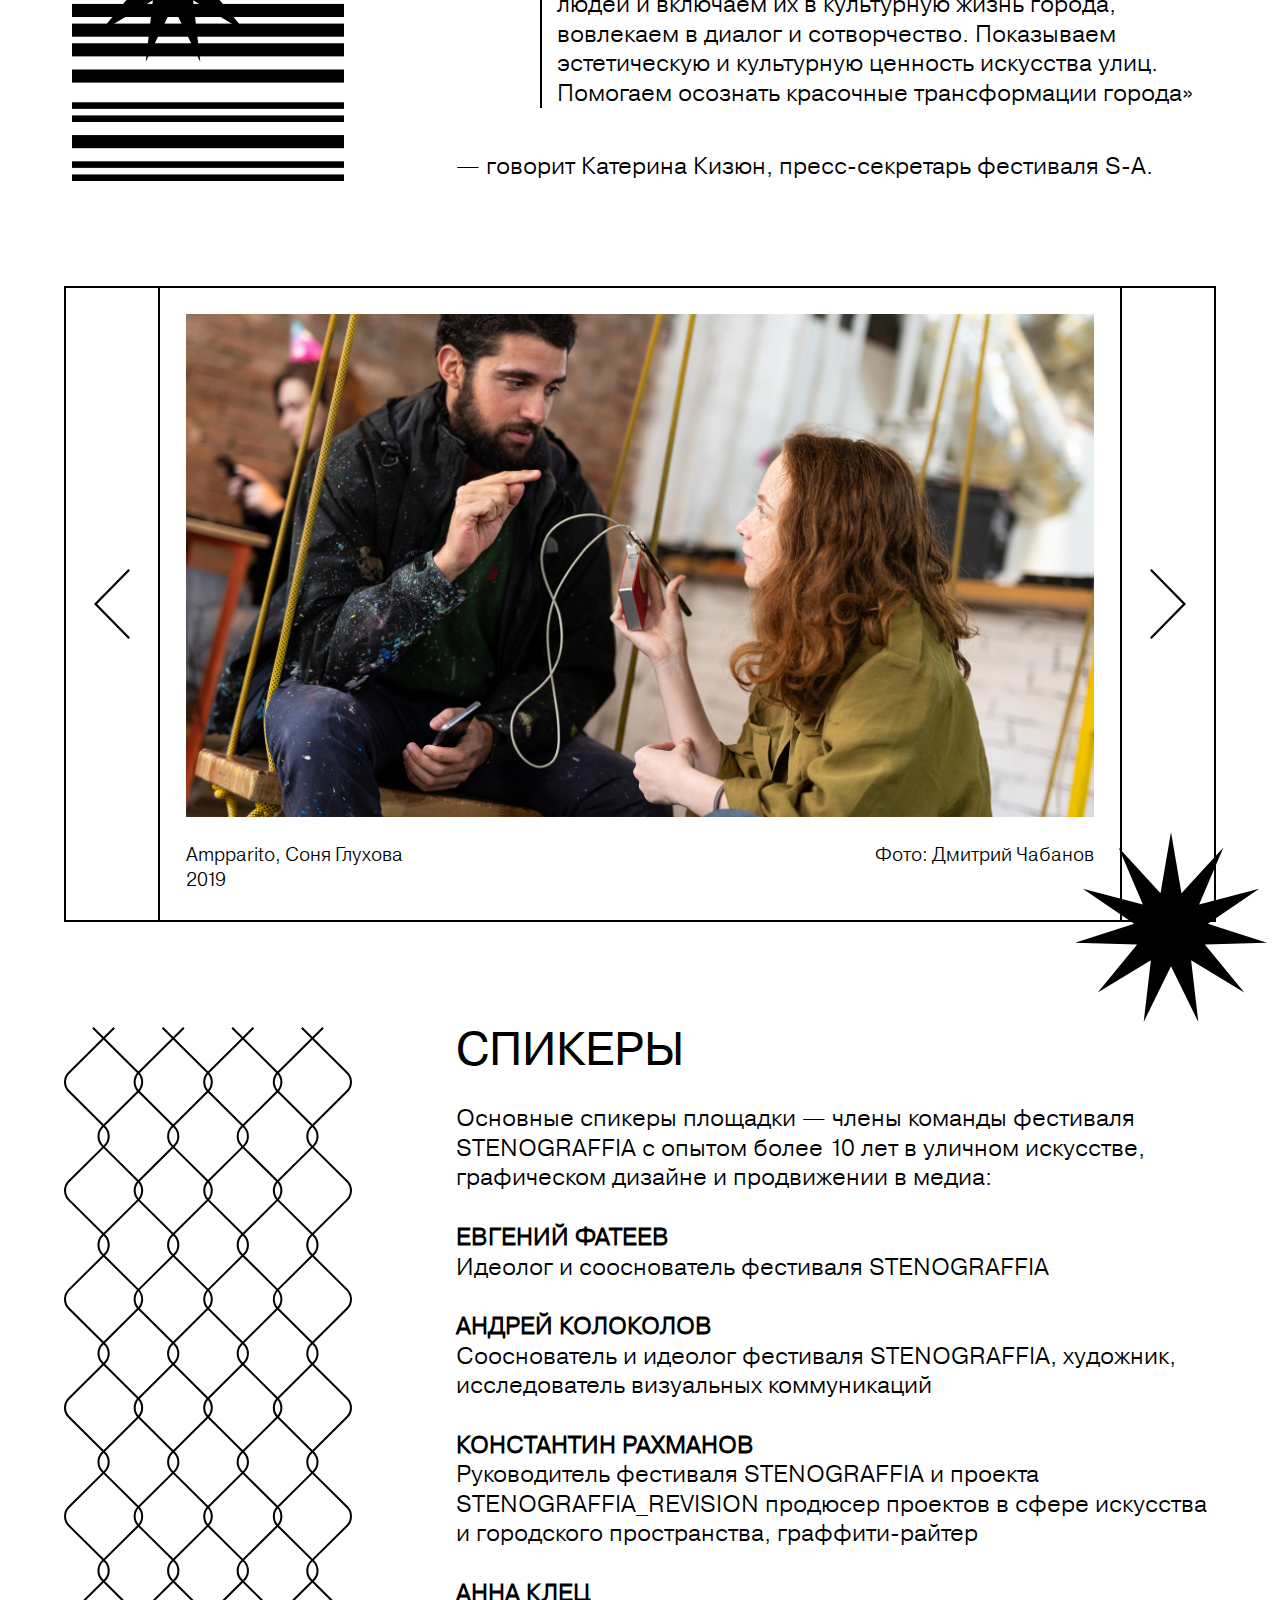
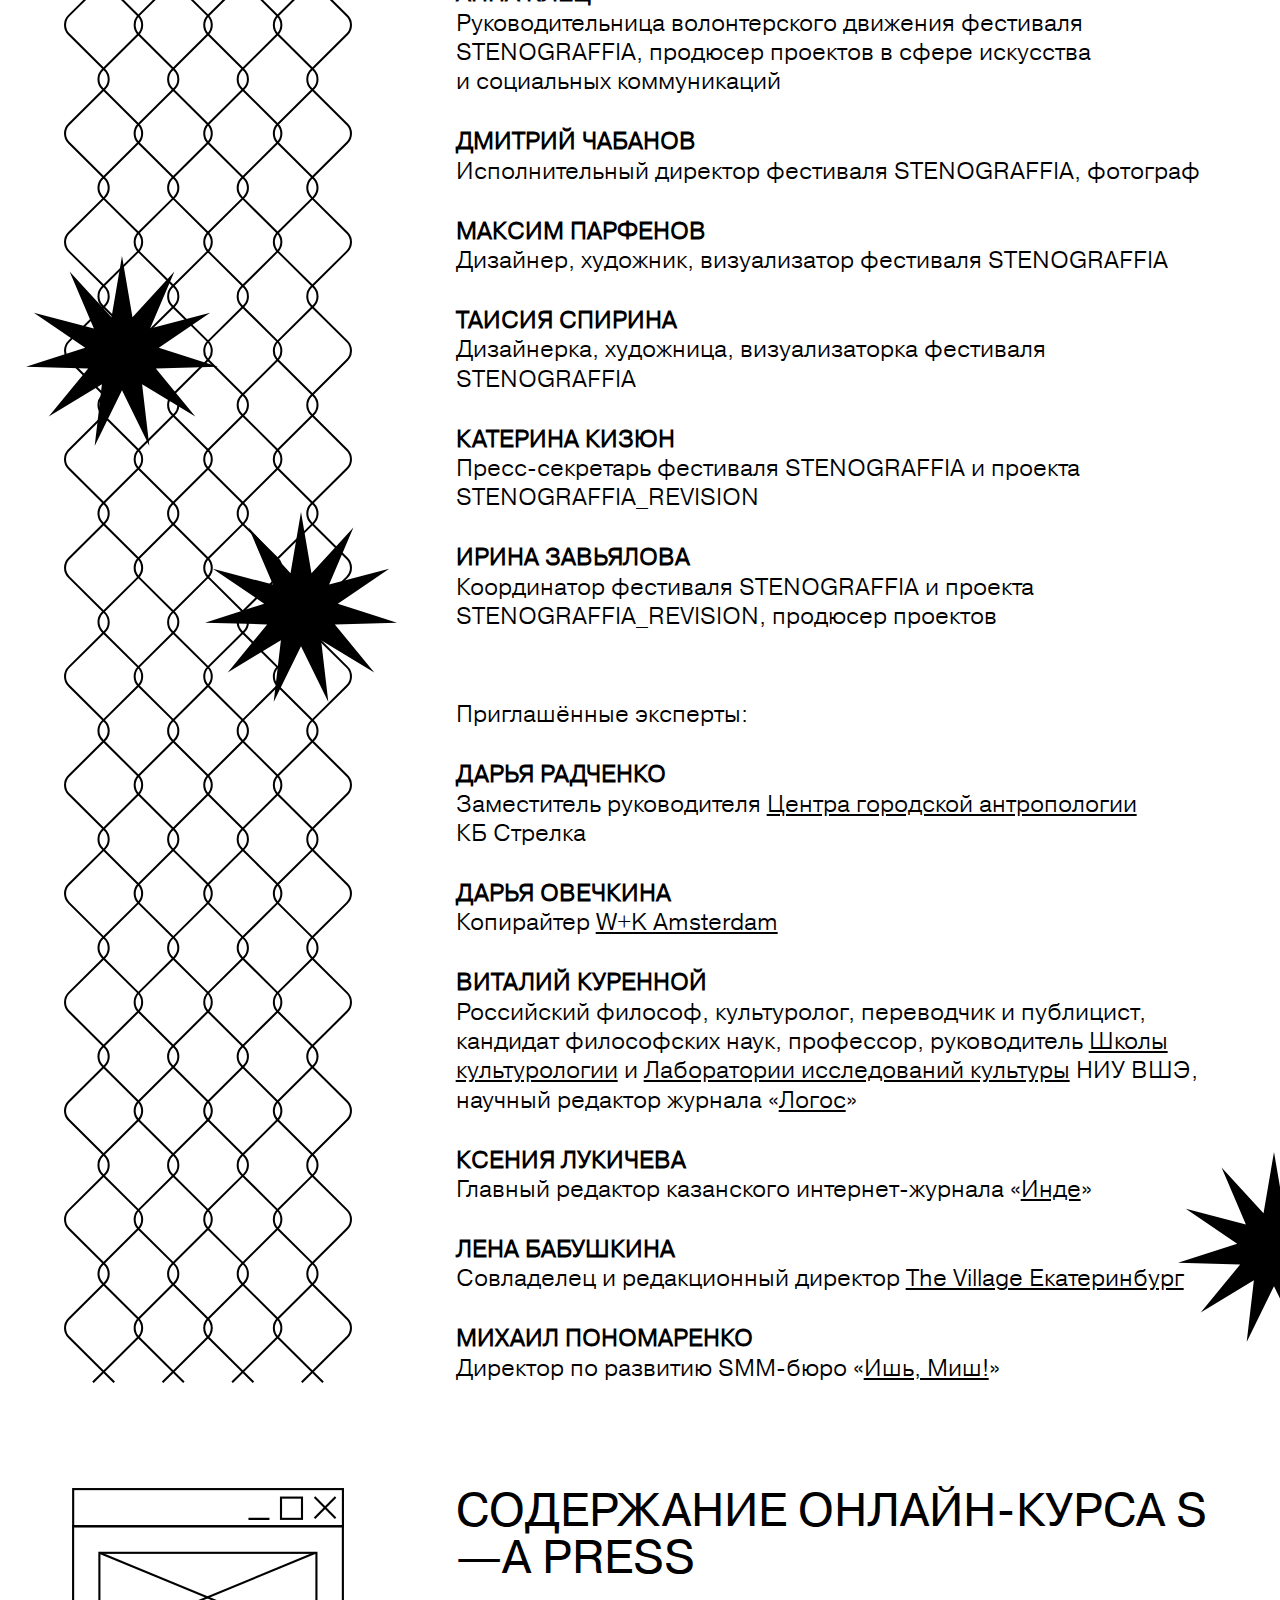
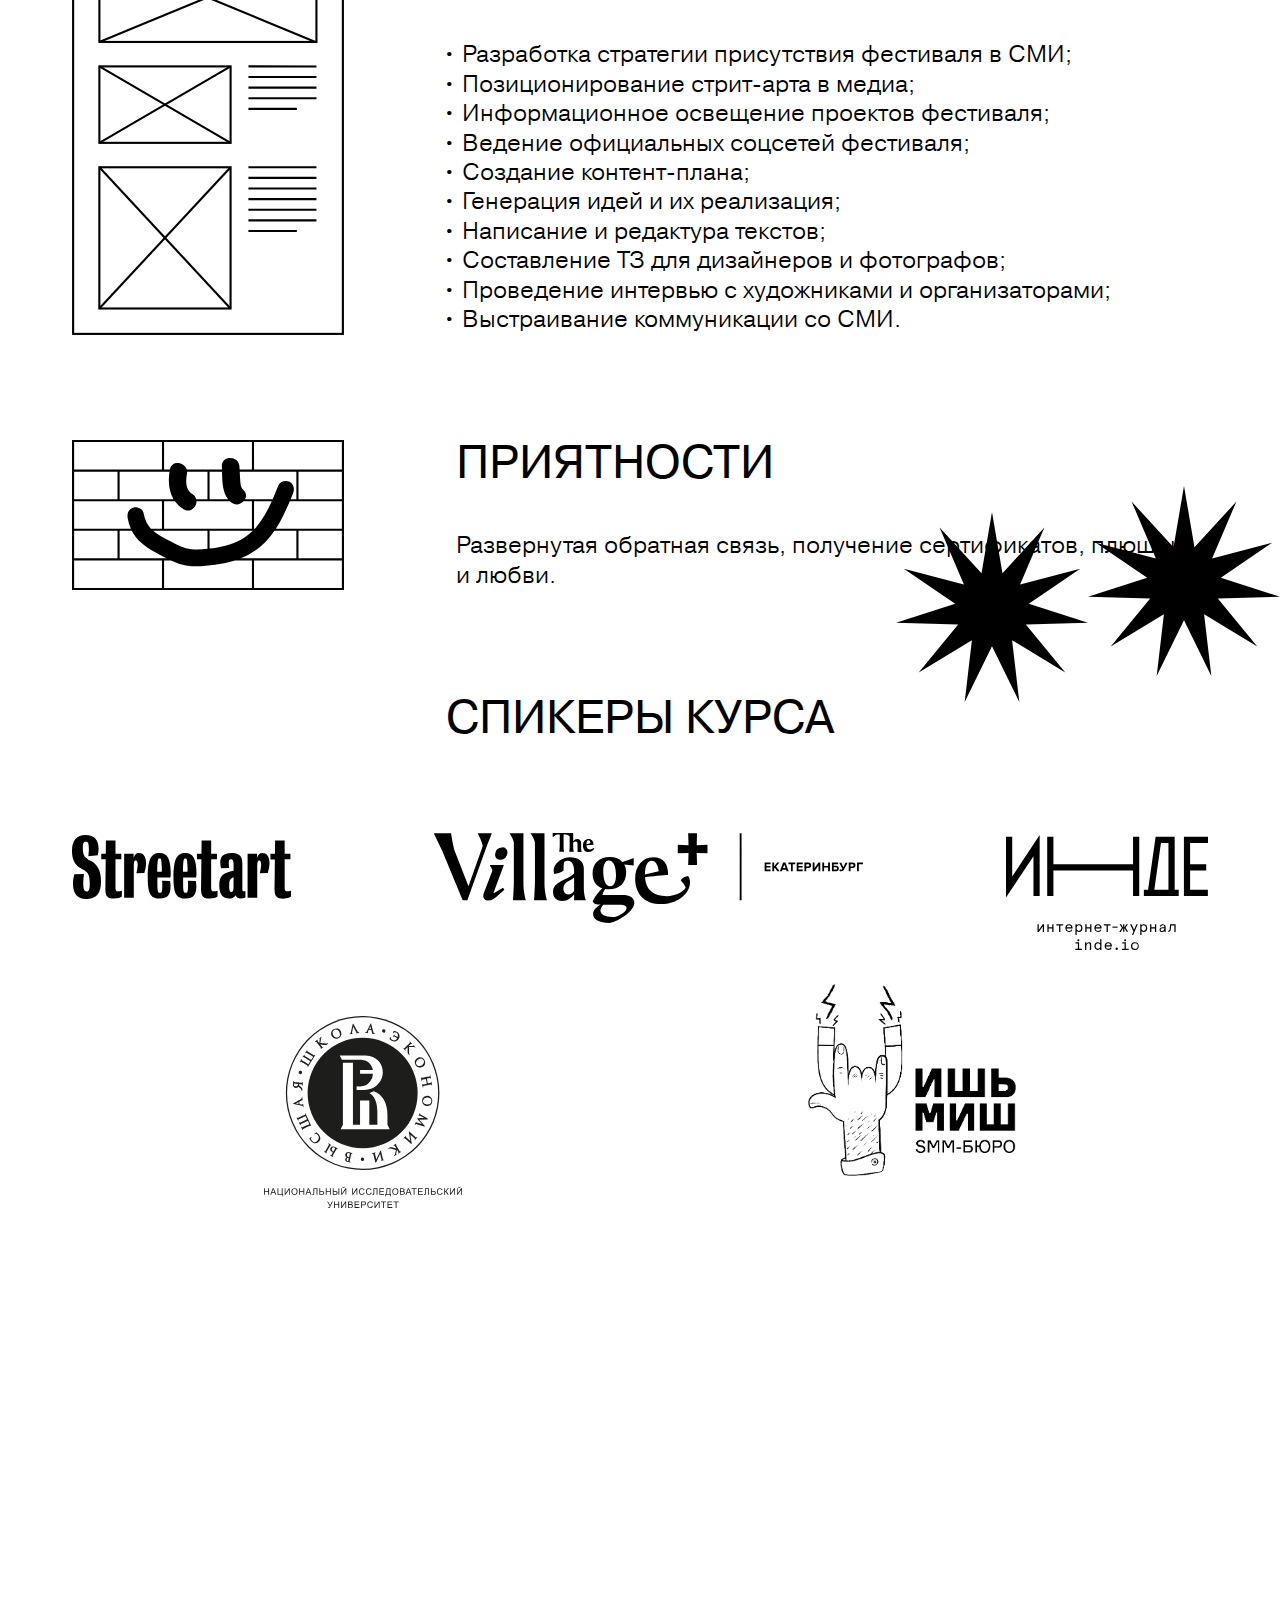
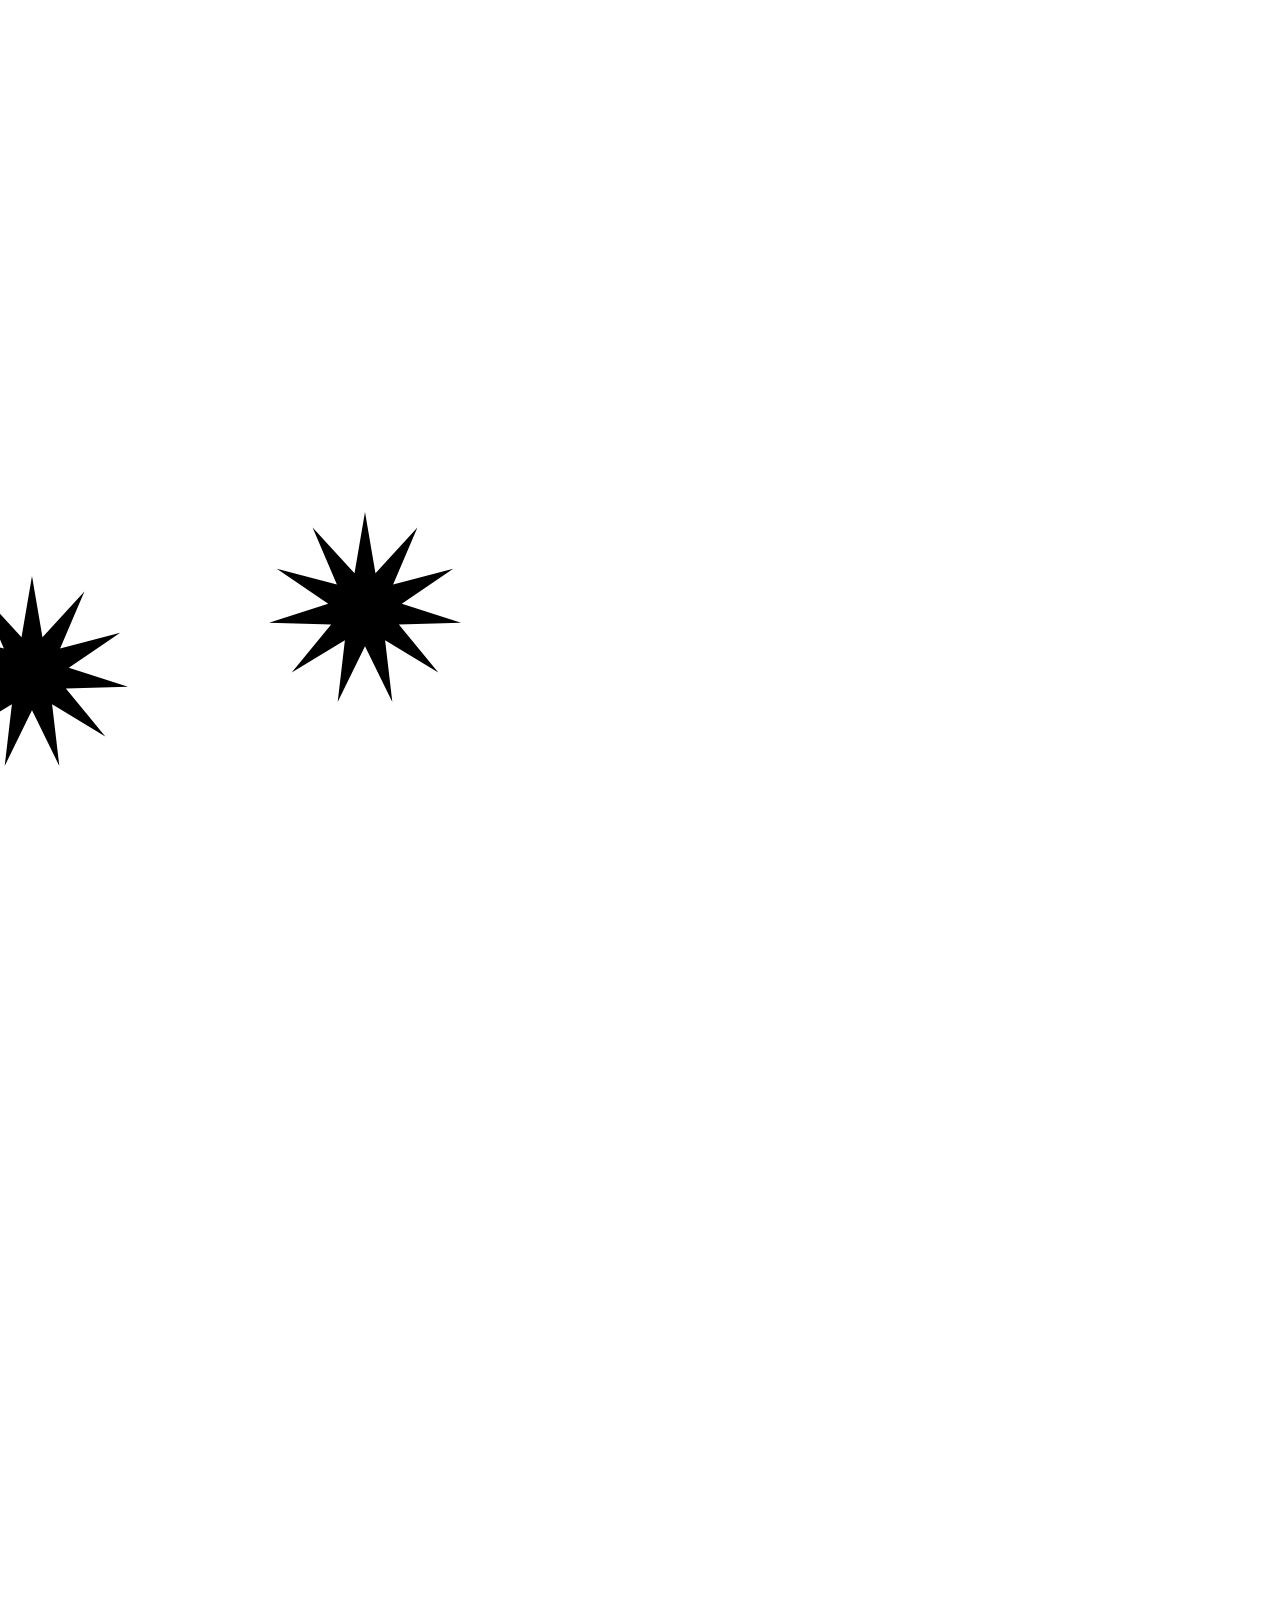
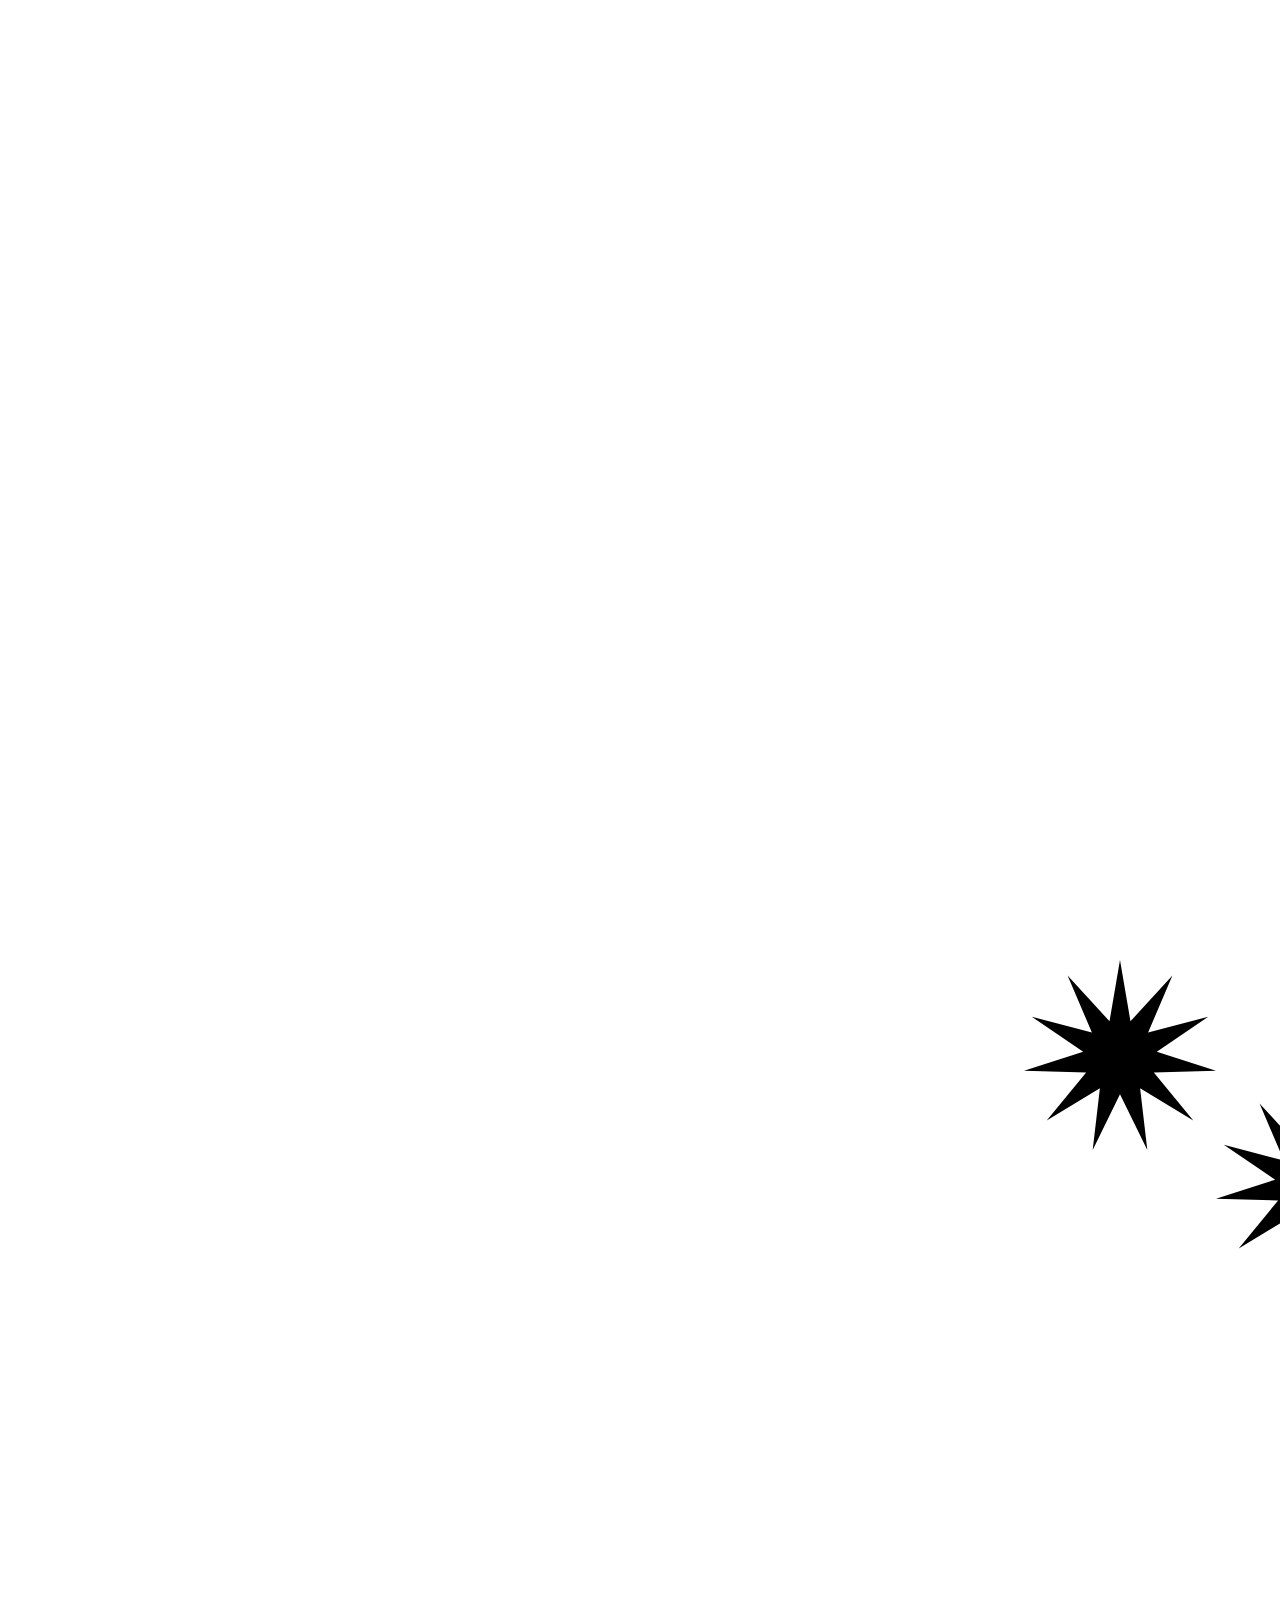
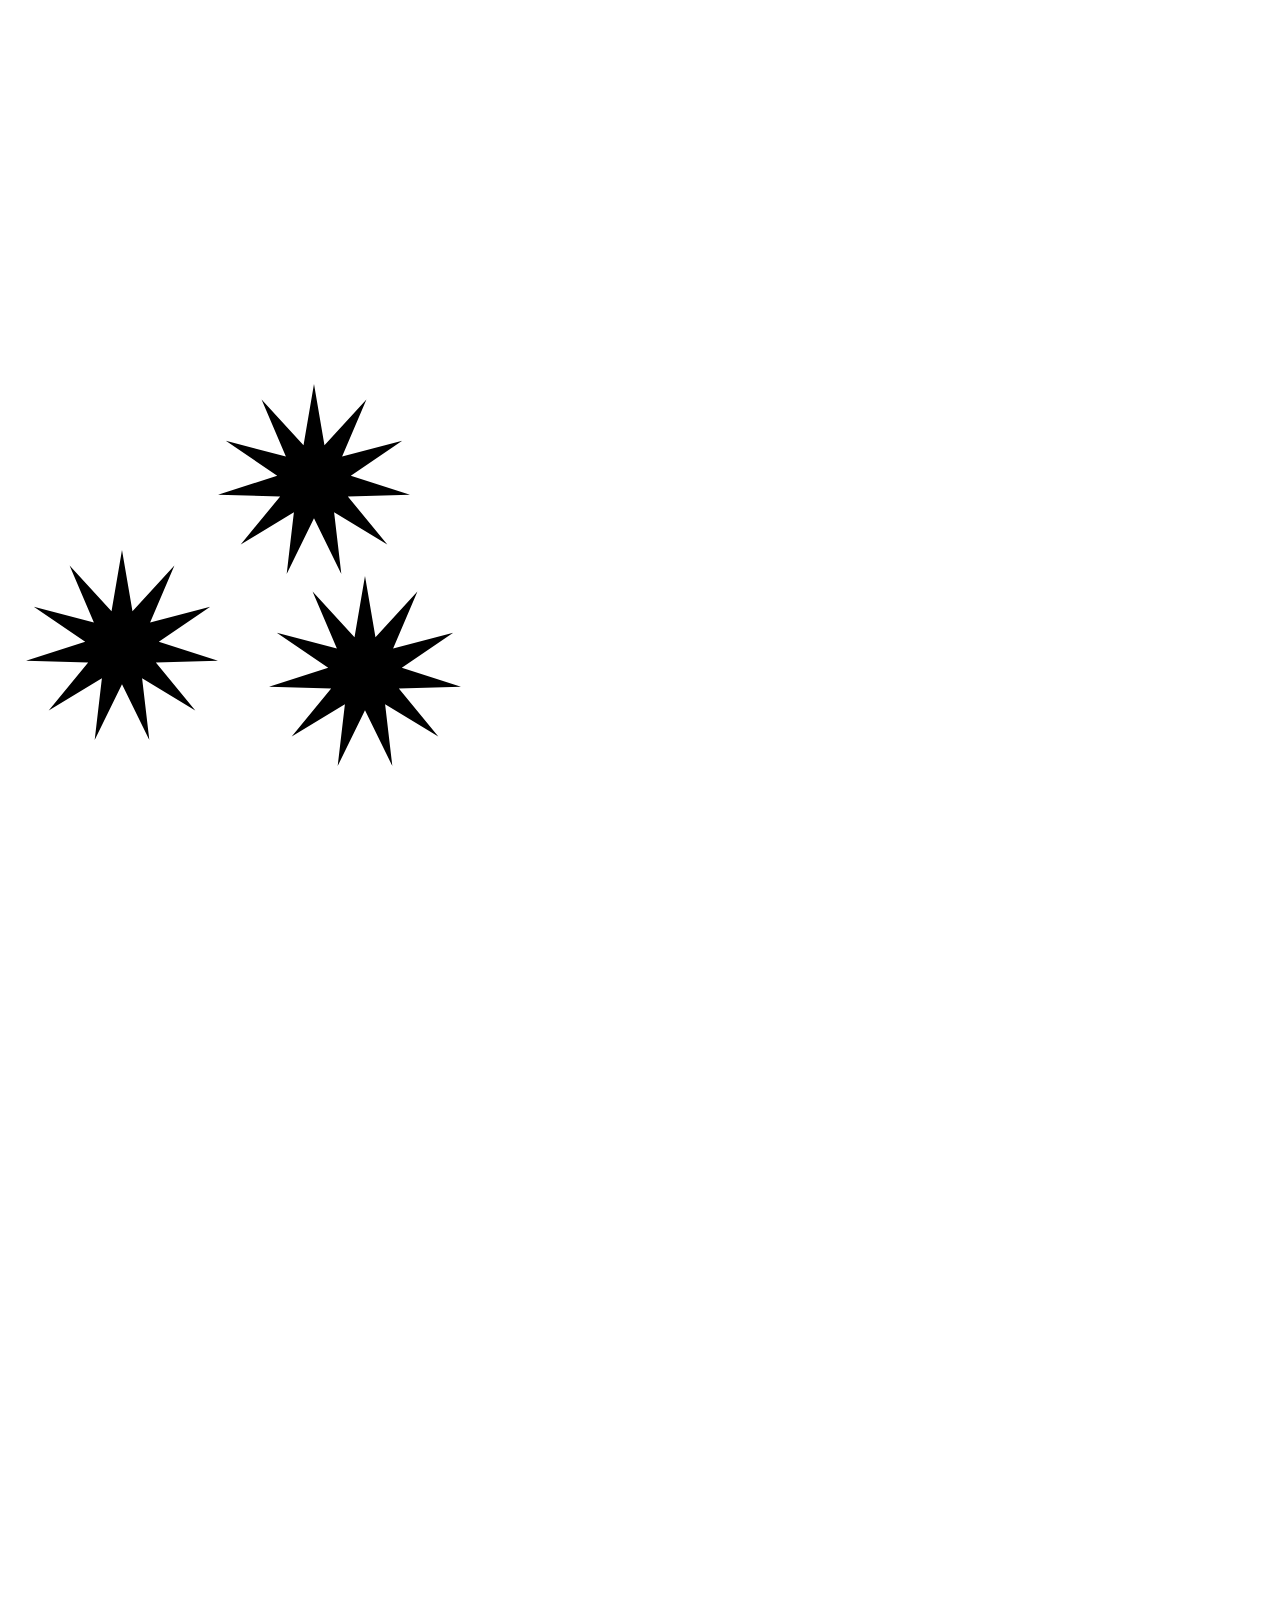
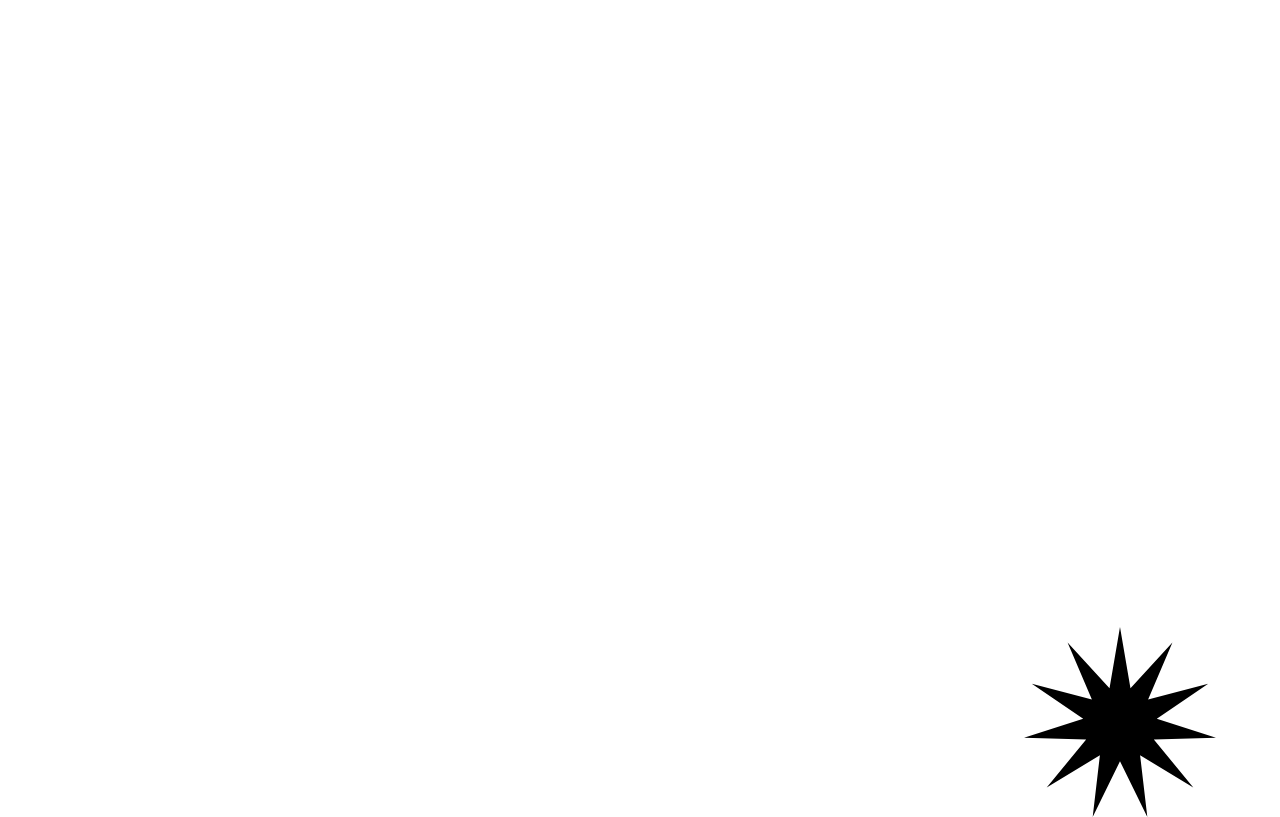
<file: press/index.html>
<!DOCTYPE html>
<html lang="ru">
	<head>
		<meta charset="utf-8">
		<title>S—A PRESS</title>
		<!-- 
		DESIGN: Taisia Spirina, https://www.instagram.com/singularity.machine/, StreetArt/SPEKTR/HSIYA
		CODE: Vilka Stakan, https://www.instagram.com/vilkastakan/, ВЬЮС Gang
	    -->
		<meta name="description" content="S–A PRESS — экспериментальная образовательная площадка по продвижению уличного искусства.">
		<meta name="keywords" content="STENOGRAFFIA, Стенограффия, стритарт, уличное искусство, Екатеринбург, фестиваль, фестиваль уличного искусства, street art, стрит арт, стрит-арт, streetart, street-art">
		<meta property="og:title" content="S—A PRESS">
		<meta property="og:url" content="https://stenograffia.ru/press">
		<meta property="vk:type" content="website">
		<meta property="og:site_name" content="STENOGRAFFIA" />
		<meta property="og:locale" content="ru_RU" />
		<meta property="og:description" content="Экспериментальная образовательная площадка по продвижению уличного искусства.">
		<meta property="og:image" content="https://stenograffia.ru/press/img/opengraph.png" />
		<meta property="vk:image" content="https://stenograffia.ru/press/img/vk.png">
		<link rel="stylesheet" href="./styles.css?ver=final">
		<meta property="og:type" content="website" />
		
		<link rel="apple-touch-icon" sizes="180x180" href="/apple-touch-icon.png">
		<link rel="icon" type="image/png" sizes="32x32" href="/favicon-32x32.png">
		<link rel="icon" type="image/png" sizes="16x16" href="/favicon-16x16.png">
		<link rel="manifest" href="/site.webmanifest">
		<link rel="mask-icon" href="/safari-pinned-tab.svg" color="#fcd600">
		<meta name="msapplication-TileColor" content="#b91d47">
		<meta name="theme-color" content="#ffffff">
	</head>
	<body>
		<div class="red">
			<div class="container">
				<div class="row header-row">
					<div class="col-7"><span class="header">STENOGRAFFIA_PRESS</span></div>
					<div class="col-5 alright"><span class="header"><a href="/">FESTIVAL</a><!-- <a href="http://fond.stenograffia.ru/">REVISION</a>--></span></div>
				</div>
				<div class="row excl"><div class="eye"></div>
				<div class="col-12 press-header"><img src="./img/header.svg" alt="S—A PRESS" width="100%"></div>
			</div>
		</div>
	</div>
	<div class="container">
		<div class="row project-row">
			<div class="col-3"><img src="./img/barcode.svg" width="100%"></div>
			<div class="col-1"></div>
			<div class="col-8">
				<h2>О проекте</h2>
				<p><nobr>S–A</nobr> PRESS&nbsp;&mdash; экспериментальная образовательная площадка по&nbsp;продвижению уличного искусства.</p>
				<p>Художники насыщают города искусством, а&nbsp;задача команды <nobr>пресс-службы</nobr> рассказывать об&nbsp;этом всему миру!</p>
				<p>Ежегодно волонтеры <nobr>пресс-службы</nobr> занимаются разными важными делами: пишут тексты, берут интервью у&nbsp;художников, ведут соцсети, составляют <nobr>контент-план</nobr>, редактируют <nobr>пресс-отчеты</nobr> и&nbsp;общаются с&nbsp;журналистами.</p>
				<p>Участники курса прокачивают свои навыки в&nbsp;редактуре и&nbsp;написании текстов, знакомятся со&nbsp;специалистами из&nbsp;уличного искусства, урбанистики и&nbsp;культурологии, учатся основам SMM и&nbsp;<nobr>бренд-журналистики</nobr>, рассматривают различные форматы взаимодействия с&nbsp;аудиторией и&nbsp;СМИ и&nbsp;применяют полученные знания на&nbsp;фестивале STENOGRAFFIA.</p>
				<div class="row-small"><div class="col-sm-1" style="border-right: 0.2vw solid black;"></div><div class="col-sm-7"><p>20 дней обучения<br />Более 14 дней практики<br />15 топовых спикеров<br />18 полезных лекций, семинаров и&nbsp;<nobr>мастер-классов</nobr></p></div></div>
				<p>Благодаря <nobr>S–A</nobr> PRESS горожане смогут узнавать актуальную информацию о&nbsp;проектах и&nbsp;<nobr>арт-объектах</nobr> фестиваля в&nbsp;социальных сетях, читать увлекательные материалы об&nbsp;искусстве и&nbsp;смотреть <nobr>онлайн-трансляции</nobr>.</p>
				<div class="row-small"><div class="col-sm-1" style="border-right: 0.2vw solid black;"></div><div class="col-sm-7"><p>&laquo;Мы&nbsp;не&nbsp;просто пишем и&nbsp;придумываем! Мы&nbsp;объединяем людей и&nbsp;включаем их&nbsp;в&nbsp;культурную жизнь города, вовлекаем в&nbsp;диалог и&nbsp;сотворчество. Показываем эстетическую и&nbsp;культурную ценность искусства улиц. Помогаем осознать красочные трансформации города&raquo;</p></div></div>
				<p>&mdash;&nbsp;говорит Катерина Кизюн, <nobr>пресс-секретарь</nobr> фестиваля <nobr>S-A</nobr>.</p>
			</div>
		</div>
		<div class="row gallery-row">
			<div class="col-1 button" id="lb" onclick="showPhoto(11);"><img src="./img/left.svg" width="40%"></div>
			<div class="col-10 gallery"><div class="gallery-slider"><img id="photo-link" src="./img/photo/1.jpg" width="100%">
				<div class="gallery-expl row-g"><div class="col-g-7" id="expl-name">Rainessence: Стена ангелов<br>2019</div><div class=" col-g-3 alright" id="expl-author">Фото: Максим Лоскутов</div></div>
			</div>
		</div>
		<div class="col-1 button" id="rb" onclick="showPhoto(2);"><img src="./img/right.svg" width="40%"></div>
	</div>
	<div class="row people-row">
		<div class="col-3"><img src="./img/rabitz.svg" style="margin-left:-0.6vw; width: calc(100% + 1.2vw);"></div>
		<div class="col-1"></div>
		<div class="col-8">
			<h2>Спикеры</h2>
			<p>Основные спикеры площадки&nbsp;&mdash; члены команды фестиваля STENOGRAFFIA с&nbsp;опытом более 10 лет в&nbsp;уличном искусстве, графическом дизайне и&nbsp;продвижении в&nbsp;медиа:</p>
			<p><span class="name">Евгений Фатеев</span><br />Идеолог и&nbsp;сооснователь фестиваля STENOGRAFFIA</p>
			<p><span class="name">Андрей Колоколов</span><br />Сооснователь и&nbsp;идеолог фестиваля STENOGRAFFIA, художник, исследователь визуальных коммуникаций</p>
			<p><span class="name">Константин Рахманов</span><br />Руководитель фестиваля STENOGRAFFIA и&nbsp;проекта STENOGRAFFIA_REVISION продюсер проектов в&nbsp;сфере искусства и&nbsp;городского пространства, <nobr>граффити-райтер</nobr></p>
			<p><span class="name">Анна Клец</span><br />Руководительница волонтерского движения фестиваля STENOGRAFFIA, продюсер проектов в&nbsp;сфере искусства и&nbsp;социальных коммуникаций</p>
			<p><span class="name">Дмитрий Чабанов</span><br />Исполнительный директор фестиваля STENOGRAFFIA, фотограф</p>
			<p><span class="name">Максим Парфенов</span><br />Дизайнер, художник, визуализатор фестиваля STENOGRAFFIA</p>
			<p><span class="name">Таисия Спирина</span><br />Дизайнерка, художница, визуализаторка фестиваля STENOGRAFFIA</p>
			<p><span class="name">Катерина Кизюн</span><br /><nobr>Пресс-секретарь</nobr> фестиваля STENOGRAFFIA и&nbsp;проекта STENOGRAFFIA_REVISION</p>
			<p><span class="name">Ирина Завьялова</span><br />Координатор фестиваля STENOGRAFFIA и&nbsp;проекта STENOGRAFFIA_REVISION, продюсер проектов</p>
			<p style="padding-top: 3vw;">Приглашённые эксперты:</p>
			<p><span class="name">Дарья Радченко</span><br />Заместитель руководителя <a href="https://www.facebook.com/groups/1450335985287322/about">Центра городской антропологии</a> КБ&nbsp;Стрелка</p>
			<p><span class="name">Дарья Овечкина</span><br />Копирайтер <a href="https://wkams.com/">W+K&nbsp;Amsterdam</a></p>
			<p><span class="name">Виталий Куренной</span><br />Российский философ, культуролог, переводчик и&nbsp;публицист, кандидат философских наук, профессор, руководитель <a href="https://culture.hse.ru/">Школы культурологии</a> и&nbsp;<a href="https://cfi.hse.ru/lik/">Лаборатории исследований культуры</a> НИУ ВШЭ, научный редактор журнала &laquo;<a href="http://www.logosjournal.ru/">Логос</a>&raquo;</p>
			<p><span class="name">Ксения Лукичева</span><br />Главный редактор казанского <nobr>интернет-журнала</nobr> &laquo;<a href="https://inde.io/">Инде</a>&raquo;</p>
			<p><span class="name">Лена Бабушкина</span><br />Совладелец и&nbsp;редакционный директор <a href="https://www.the-village.ru/pages/about-ekaterinburg">The Village Екатеринбург</a></p>
			<p><span class="name">Михаил Пономаренко</span><br />Директор по&nbsp;развитию <nobr>SMM-бюро</nobr> &laquo;<a href="https://ishmish.ru/">Ишь, Миш!</a>&raquo;</p>
		</div>
	</div>
	
	<div class="row toc-row">
		<div class="col-3"><img src="./img/window.svg" width="100%"></div>
		<div class="col-1"></div>
		<div class="col-8">
			<h2>Содержание онлайн-курса S—A Press</h2>
			<ul><li>Разработка стратегии присутствия фестиваля в&nbsp;СМИ;</li><li>Позиционирование <nobr>стрит-арта</nobr> в&nbsp;медиа;</li><li>Информационное освещение проектов фестиваля;</li><li>Ведение официальных соцсетей фестиваля;</li><li>Создание <nobr>контент-плана</nobr>;</li><li>Генерация идей и&nbsp;их&nbsp;реализация;</li><li>Написание и&nbsp;редактура текстов;</li><li>Составление ТЗ&nbsp;для дизайнеров и&nbsp;фотографов;</li><li>Проведение интервью с&nbsp;художниками и&nbsp;организаторами;</li><li>Выстраивание коммуникации со&nbsp;СМИ.</li></ul>
		</div>
	</div>
	<div class="row smile-row">
		<div class="col-3"><img src="./img/smile.svg" width="100%"></div>
		<div class="col-1"></div>
		<div class="col-8">
			<h2>Приятности</h2>
			<p>Развернутая обратная связь, получение сертификатов, плюшек и&nbsp;любви.</p>
		</div>
	</div>
	
	<div class="row partners-row">
		<div class="col-12 partext">Спикеры курса</div>
	</div>
	<div class="row">
		<div class="col-12">
			<div class="partners" style="padding-top: 2vw;">
				<a href="http://streetart.su/"><img src="./img/streetart.svg" style="height: 5vw !important"></a>
				<a href="https://www.the-village.ru/pages/contact-ekaterinburg"><img src="./img/village.svg" style="height: 7vw !important;margin-top: 1.8vw;"></a>
				<a href="https://екатеринбург.рф/"><img src="./img/inde.svg" style="height: 9vw !important;margin-top:4vw"></a>
			</div>
		</div>
	</div>
	<div class="row  paricon-row" >
		<div class="col-2"></div>
		<div class="col-8">
			<div class="partners">
				
				<a href="https://hse.ru"><img src="./img/hse.svg" style="height: 15vw !important;padding-top:2vw"></a>
				<a href="https://ishmish.ru/"><img src="./img/ish.png" style="height: 15vw !important; margin-top: -3vw;"></a>
			</div>
		</div>
	</div>
</div>
<div class="stars">
	<div class="rellax overlay-1" toper="24" speed="1"><img src="./img/star.svg"></div>
	<div class="rellax overlay-2" toper="33" speed="0.8"><img src="./img/star.svg"></div>
	<div class="rellax overlay-3" toper="142"speed="1"><img src="./img/star.svg"></div>
	<div class="rellax overlay-4" toper="215" speed="1"><img src="./img/star.svg"></div>
	<div class="rellax overlay-5" toper="210" speed="0.8"><img src="./img/star.svg"></div>
	<div class="rellax overlay-6" toper="286" speed="1"><img src="./img/star.svg"></div>
	<div class="rellax overlay-7" toper="360" speed="1.5"><img src="./img/star.svg"></div>
	<div class="rellax overlay-8" toper="400" speed="1"><img src="./img/star.svg"></div>
	<div class="rellax overlay-9" toper="464" speed="1.5"><img src="./img/star.svg"></div>
	<div class="rellax overlay-10" toper="434" speed="0.9"><img src="./img/star.svg"></div>
	<div class="rellax overlay-11" toper="500" speed="1"><img src="./img/star.svg"></div>
	<div class="rellax overlay-12" toper="570" speed="1"><img src="./img/star.svg"></div>
	<div class="rellax overlay-13" toper="670" speed="1.4"><img src="./img/star.svg"></div>
	<div class="rellax overlay-14" toper="670" speed="1"><img src="./img/star.svg"></div>
	<div class="rellax overlay-15" toper="760" speed="1.3"><img src="./img/star.svg"></div>
	<div class="rellax overlay-16" toper="712" speed="1"><img src="./img/star.svg"></div>
	<div class="overlay-17" toper="760" speed="1"><img src="./img/star.svg"></div>
	<!--<div class="rellax overlay-18" toper="910" speed="0.9"><img src="./img/star.svg"></div>
	<div class="rellax overlay-19" toper="620" speed="1"><img src="./img/star.svg"></div> -->
	
</div>
<div class="preload-images"></div>
<script type="text/javascript">
function pxTOvw(value) {var w = window,d = document,e = d.documentElement,g = d.getElementsByTagName('body')[0],x = w.innerWidth || e.clientWidth || g.clientWidth;return (100*value)/x;};
function parallax() {
	Array.from(document.getElementsByClassName("rellax")).forEach((s) => {
		s.style.top = s.getAttribute('toper') - pxTOvw(0.7*window.pageYOffset*s.getAttribute('speed')) + "vw";});
	};
window.addEventListener("scroll", function(){parallax()});
	const photos = [
			["./img/photo/1.jpg","Ampparito, Соня Глухова<br>2019", "Фото: Дмитрий Чабанов"],
			["./img/photo/2.jpg","Аделя Курмеева<br>2019", "Фото: Алексей Колчин"],
			["./img/photo/3.jpg","Бейджи S—A IX<br>2018","Фото: Олег Ковалюк"],
			["./img/photo/4.jpg","Rainessence: Стена ангелов<br>2019", "Фото: Григорий Постников"]]
	const n = photos.length;
	function showPhoto(ind) {
		document.getElementById("photo-link").src=photos[ind][0];
		document.getElementById("expl-name").innerHTML=photos[ind][1];
		document.getElementById("expl-author").innerHTML=photos[ind][2];
		var j = ind-1;
		document.getElementById("lb").onclick= function() {showPhoto((j % n + n) % n)};
		var i = ind+1;
		document.getElementById("rb").onclick=function() {showPhoto((i % n + n) % n)};
	};
	showPhoto(0);
	
</script>

<!-- Yandex.Metrika counter -->
<script type="text/javascript" >
   (function(m,e,t,r,i,k,a){m[i]=m[i]||function(){(m[i].a=m[i].a||[]).push(arguments)};
   m[i].l=1*new Date();k=e.createElement(t),a=e.getElementsByTagName(t)[0],k.async=1,k.src=r,a.parentNode.insertBefore(k,a)})
   (window, document, "script", "https://mc.yandex.ru/metrika/tag.js", "ym");

   ym(54429568, "init", {
        clickmap:true,
        trackLinks:true,
        accurateTrackBounce:true
   });
</script>
<noscript><div><img src="https://mc.yandex.ru/watch/54429568" style="position:absolute; left:-9999px;" alt="" /></div></noscript>
<!-- /Yandex.Metrika counter -->
</body>
</html>
</file>
<file: styles.css>
/* http://meyerweb.com/eric/tools/css/reset/
   v2.0-modified | 20110126
   License: none (public domain)
*/

html, body, div, span, applet, object, iframe,
h1, h2, h3, h4, h5, h6, p, blockquote, pre,
a, abbr, acronym, address, big, cite, code,
del, dfn, em, img, ins, kbd, q, s, samp,
small, strike, strong, sub, sup, tt, var,
b, u, i, center,
dl, dt, dd, ol, ul, li,
fieldset, form, label, legend,
table, caption, tbody, tfoot, thead, tr, th, td,
article, aside, canvas, details, embed,
figure, figcaption, footer, header, hgroup,
menu, nav, output, ruby, section, summary,
time, mark, audio, video {
  margin: 0;
  padding: 0;
  border: 0;
  font-size: 100%;
  font: inherit;
  vertical-align: baseline;
}

/* make sure to set some focus styles for accessibility */
:focus {
    outline: 0;
}

/* HTML5 display-role reset for older browsers */
article, aside, details, figcaption, figure,
footer, header, hgroup, menu, nav, section {
  display: block;
}

body {
  line-height: 1;
}

ol, ul {
  list-style: none;
}

blockquote, q {
  quotes: none;
}

blockquote:before, blockquote:after,
q:before, q:after {
  content: '';
  content: none;
}

table {
  border-collapse: collapse;
  border-spacing: 0;
}

input[type=search]::-webkit-search-cancel-button,
input[type=search]::-webkit-search-decoration,
input[type=search]::-webkit-search-results-button,
input[type=search]::-webkit-search-results-decoration {
    -webkit-appearance: none;
    -moz-appearance: none;
}

input[type=search] {
    -webkit-appearance: none;
    -moz-appearance: none;
    -webkit-box-sizing: content-box;
    -moz-box-sizing: content-box;
    box-sizing: content-box;
}

textarea {
    overflow: auto;
    vertical-align: top;
    resize: vertical;
}

/**
 * Correct `inline-block` display not defined in IE 6/7/8/9 and Firefox 3.
 */

audio,
canvas,
video {
    display: inline-block;
    *display: inline;
    *zoom: 1;
    max-width: 100%;
}

/**
 * Prevent modern browsers from displaying `audio` without controls.
 * Remove excess height in iOS 5 devices.
 */

audio:not([controls]) {
    display: none;
    height: 0;
}

/**
 * Address styling not present in IE 7/8/9, Firefox 3, and Safari 4.
 * Known issue: no IE 6 support.
 */

[hidden] {
    display: none;
}

/**
 * 1. Correct text resizing oddly in IE 6/7 when body `font-size` is set using
 *    `em` units.
 * 2. Prevent iOS text size adjust after orientation change, without disabling
 *    user zoom.
 */

html {
    font-size: 100%; /* 1 */
    -webkit-text-size-adjust: 100%; /* 2 */
    -ms-text-size-adjust: 100%; /* 2 */
}

/**
 * Address `outline` inconsistency between Chrome and other browsers.
 */

a:focus {
    outline: thin dotted;
}

/**
 * Improve readability when focused and also mouse hovered in all browsers.
 */

a:active,
a:hover {
    outline: 0;
}

/**
 * 1. Remove border when inside `a` element in IE 6/7/8/9 and Firefox 3.
 * 2. Improve image quality when scaled in IE 7.
 */

img {
    border: 0; /* 1 */
    -ms-interpolation-mode: bicubic; /* 2 */
}

/**
 * Address margin not present in IE 6/7/8/9, Safari 5, and Opera 11.
 */

figure {
    margin: 0;
}

/**
 * Correct margin displayed oddly in IE 6/7.
 */

form {
    margin: 0;
}

/**
 * Define consistent border, margin, and padding.
 */

fieldset {
    border: 1px solid #c0c0c0;
    margin: 0 2px;
    padding: 0.35em 0.625em 0.75em;
}

/**
 * 1. Correct color not being inherited in IE 6/7/8/9.
 * 2. Correct text not wrapping in Firefox 3.
 * 3. Correct alignment displayed oddly in IE 6/7.
 */

legend {
    border: 0; /* 1 */
    padding: 0;
    white-space: normal; /* 2 */
    *margin-left: -7px; /* 3 */
}

/**
 * 1. Correct font size not being inherited in all browsers.
 * 2. Address margins set differently in IE 6/7, Firefox 3+, Safari 5,
 *    and Chrome.
 * 3. Improve appearance and consistency in all browsers.
 */

button,
input,
select,
textarea {
    font-size: 100%; /* 1 */
    margin: 0; /* 2 */
    vertical-align: baseline; /* 3 */
    *vertical-align: middle; /* 3 */
}

/**
 * Address Firefox 3+ setting `line-height` on `input` using `!important` in
 * the UA stylesheet.
 */

button,
input {
    line-height: normal;
}

/**
 * Address inconsistent `text-transform` inheritance for `button` and `select`.
 * All other form control elements do not inherit `text-transform` values.
 * Correct `button` style inheritance in Chrome, Safari 5+, and IE 6+.
 * Correct `select` style inheritance in Firefox 4+ and Opera.
 */

button,
select {
    text-transform: none;
}

/**
 * 1. Avoid the WebKit bug in Android 4.0.* where (2) destroys native `audio`
 *    and `video` controls.
 * 2. Correct inability to style clickable `input` types in iOS.
 * 3. Improve usability and consistency of cursor style between image-type
 *    `input` and others.
 * 4. Remove inner spacing in IE 7 without affecting normal text inputs.
 *    Known issue: inner spacing remains in IE 6.
 */

button,
html input[type="button"], /* 1 */
input[type="reset"],
input[type="submit"] {
    -webkit-appearance: button; /* 2 */
    cursor: pointer; /* 3 */
    *overflow: visible;  /* 4 */
}

/**
 * Re-set default cursor for disabled elements.
 */

button[disabled],
html input[disabled] {
    cursor: default;
}

/**
 * 1. Address box sizing set to content-box in IE 8/9.
 * 2. Remove excess padding in IE 8/9.
 * 3. Remove excess padding in IE 7.
 *    Known issue: excess padding remains in IE 6.
 */

input[type="checkbox"],
input[type="radio"] {
    box-sizing: border-box; /* 1 */
    padding: 0; /* 2 */
    *height: 13px; /* 3 */
    *width: 13px; /* 3 */
}

/**
 * 1. Address `appearance` set to `searchfield` in Safari 5 and Chrome.
 * 2. Address `box-sizing` set to `border-box` in Safari 5 and Chrome
 *    (include `-moz` to future-proof).
 */

input[type="search"] {
    -webkit-appearance: textfield; /* 1 */
    -moz-box-sizing: content-box;
    -webkit-box-sizing: content-box; /* 2 */
    box-sizing: content-box;
}

/**
 * Remove inner padding and search cancel button in Safari 5 and Chrome
 * on OS X.
 */

input[type="search"]::-webkit-search-cancel-button,
input[type="search"]::-webkit-search-decoration {
    -webkit-appearance: none;
}

/**
 * Remove inner padding and border in Firefox 3+.
 */

button::-moz-focus-inner,
input::-moz-focus-inner {
    border: 0;
    padding: 0;
}

/**
 * 1. Remove default vertical scrollbar in IE 6/7/8/9.
 * 2. Improve readability and alignment in all browsers.
 */

textarea {
    overflow: auto; /* 1 */
    vertical-align: top; /* 2 */
}

/**
 * Remove most spacing between table cells.
 */

table {
    border-collapse: collapse;
    border-spacing: 0;
}

html,
button,
input,
select,
textarea {
    color: #222;
}


::-moz-selection {
    background: #b3d4fc;
    text-shadow: none;
}

::selection {
    background: #b3d4fc;
    text-shadow: none;
}

img {
    vertical-align: middle;
}

fieldset {
    border: 0;
    margin: 0;
    padding: 0;
}

textarea {
    resize: vertical;
}

.chromeframe {
    margin: 0.2em 0;
    background: #ccc;
    color: #000;
    padding: 0.2em 0;
}


/* SVG FIX*/


@namespace svg url(http://www.w3.org/2000/svg);

svg|a, svg|a:link, svg|a:visited, svg|a:hover, svg|a:active {
  cursor: pointer;
  outline: none; -moz-outline-style: none;
}

svg|a image, svg|a:link image, svg|a:visited image, svg|a:hover image, svg|a:active image {
  cursor: pointer;
  outline: none; -moz-outline-style: none;
}

svg|a g, svg|a:link g, svg|a:visited g, svg|a:hover g, svg|a:active g {
  cursor: pointer;
  outline: none; -moz-outline-style: none;
}





/*
START OF PROJECT
*/



@font-face {
  font-family: "OpenSansFine";
  src: url("./fonts/OpenSans/OpenSans-300.ttf");
  font-weight: 300;
  font-style: normal;
  font-stretch: normal
}

@font-face {
  font-family: "OpenSans";
  src: url("./fonts/OpenSans/OpenSans-400.ttf");
  font-weight: 400;
  font-style: normal;
  font-stretch: normal
}

@font-face {
  font-family: "DecimaMonoX";
  src: url("./fonts/DecimaMonoX/DecimaMonoX.ttf");
  font-weight: 400;
  font-style: normal;
  font-stretch: normal
}

@font-face {
  font-family: "DecimaMonoXBold";
  src: url("./fonts/DecimaMonoX/DecimaMonoX-Bold.ttf");
  font-weight: 500;
  font-style: normal;
  font-stretch: normal
}

@font-face {
  font-family: "Pragmatica";
  src: url("./fonts/Pragmatica/Pragmatica-Book.ttf");
  font-weight: 400;
  font-style: normal;
  font-stretch: normal
}

@font-face {
  font-family: "PragmaticaFine";
  src: url("./fonts/Pragmatica/Pragmatica-Light.ttf");
  font-weight: 300;
  font-style: normal;
  font-stretch: normal
}

html {
  -webkit-text-size-adjust: 100%;
  font-family: 'PragmaticaFine', 'OpenSans', sans-serif;
  line-height: 1.5;
  overflow-x: hidden;
  color: white;
}

body {
  background-color: #0f0f0f !important;
  color: white; 
  overflow-x: hidden;

  
}

.container {
  width: 90%;  
  margin: 0 auto;
}

.col-1 {grid-column: span 1;}
.col-2 {grid-column: span 2;}
.col-3 {grid-column: span 3;}
.col-4 {grid-column: span 4;}
.col-5 {grid-column: span 5;}
.col-6 {grid-column: span 6;}
.col-7 {grid-column: span 7;}
.col-8 {grid-column: span 8;}
.col-9 {grid-column: span 9;}
.col-10 {grid-column: span 10;}
.col-11 {grid-column: span 11;}
.col-12 {grid-column: span 12;} 



 [class*="col-"] {
  float: left;
  margin: 0.6vw;
  /*border: 1px solid red;*/
  display: flex;
  flex-direction: column;
  justify-content: space-between;
}

.row {
  display: grid;
  grid-template-columns: repeat(12, 1fr);
}


.col-g-1 {grid-column: span 1;}
.col-g-2 {grid-column: span 2;}
.col-g-3 {grid-column: span 3;}
.col-g-4 {grid-column: span 4;}
.col-g-5 {grid-column: span 5;}
.col-g-6 {grid-column: span 6;}
.col-g-7 {grid-column: span 7;}
.col-g-8 {grid-column: span 8;}
.col-g-9 {grid-column: span 9;}
.col-g-10 {grid-column: span 10;}


 [class*="col-g-"] {
  float: left;
  margin: 0vw;
  /*border: 1px solid green;*/
}

.row-g {
  display: grid;
  grid-template-columns: repeat(10, 1fr);
  padding-bottom: 0;
}


.col-sm-1 {grid-column: span 1;}
.col-sm-2 {grid-column: span 2;}
.col-sm-3 {grid-column: span 3;}
.col-sm-4 {grid-column: span 4;}
.col-sm-5 {grid-column: span 5;}
.col-sm-6 {grid-column: span 6;}
.col-sm-7 {grid-column: span 7;}
.col-sm-8 {grid-column: span 8;}



 [class*="col-sm-"] {
  float: left;
  margin: 0.6vw;
  /*border: 1px solid green;*/
}

.row-small {
  display: grid;
  grid-template-columns: repeat(8, 1fr);
}


h1, h2 {
  font-size: 3.7vw;
  font-family: 'Pragmatica', 'OpenSans', sans-serif;
  text-transform: uppercase;
}

.partext {
  font-size: 3.7vw;
  font-family: 'Pragmatica', 'OpenSans', sans-serif;
  text-transform: uppercase;
  text-align: center;
}

.numbers {
  font-size: 3.5vw;
  font-family: 'Pragmatica', 'OpenSans', sans-serif;
  text-transform: uppercase;
}

p {
  font-family: 'PragmaticaFine', 'OpenSans', sans-serif;
  font-size: 1.85vw;
  line-height: 2.3vw;
}

p a {
  color: white;
}
p a:hover {
  color: white;
  text-decoration: none;
}


.alright{
  text-align: right;
}

.header {
  font-family: 'Pragmatica', 'OpenSans', sans-serif;
  font-size: 3.7vw;
  padding: 0 !important;
}

.alright a {
  padding-left: 2vw;
  color:white;
  text-decoration: none;
}

.alright a:hover {
  text-decoration: underline;
}

.header-row {
  padding-top: 4vw;
  padding-bottom: 2vw; 
}

.instruction {
  font-family: 'Pragmatica', 'OpenSans', sans-serif;
  font-size: 3.7vw;
  border-right: 2px solid white;
}



.marquee-row {
  height: 13vw;
  background-image: url("./img/marq1.svg");
  background-repeat: repeat-x;
  background-size: 35vw;
  animation: 10s anim1 infinite linear;
}

@keyframes anim1 {
   from {
      background-position: 0 center;
   }
   to {
      background-position: 35vw center;
   }
}

.marquee-2-row {
  background-image: url("./img/marq2.svg");
  background-repeat: repeat-x;
  background-size: 65vw;
  animation: 10s anim2 infinite linear;
  height: 15vw;
}

@keyframes anim2 {
   from {
      background-position: 0 center;
   }
   to {
      background-position: 65vw center;
   }
}

.marquee-3-row {
  background-image: url("./img/marq2.svg");
  background-repeat: repeat-x;
  background-size: 65vw;
  animation: 12s anim3 infinite linear;
  height: 15vw;
}

@keyframes anim3 {
   from {
      background-position: 0vw center;
   }
   to {
      background-position: 65vw center;
   }
}




.manifest-row, .who-row, .portfolio-row, .birzha-row, .volunteer-row, .mail-row{
  padding-bottom: 7vw;
}

.partners-row {
  padding-bottom: 2vw;
}

.paricon-row {
  padding-bottom: 7vw !important;
}

.no-underline a {
  text-decoration: none;
}

.icons {
  display: flex;
  justify-content: space-between;
  padding-bottom: 2vw;
  align-items: center;
}

.icons a img {
  width: 100%;
  height: 100%;
  max-width: 3vw;
  max-height: 2.5vw;
}

.icons a {
  text-decoration: none;

  width: 100%;
  height: 100%;
  max-width: 2.5vw;
  max-height: 2.5vw;
}

.icons-2 {
  display: flex;
  justify-content: space-between;
  width: 80%;
  margin: auto;
  align-items: center;
}

.icons-2 a {
  text-decoration: none;

  width: 100%;
  height: 100%;
  max-width: 2.5vw;
  max-height: 2.5vw;
}

.icons-2 a img {
  width: 100%;
  height: 100%;
  max-width: 2.5vw;
  max-height: 2.5vw;
}

.button {
  border: 0.2vw solid white;
  display: flex;
  justify-content: center;
  margin-left: 0 !important;
  margin-right: 0 !important;
  cursor: pointer;
}

.button img {
  margin: 0 auto;
}

.gallery {
  border-top: 0.2vw solid white;
  border-bottom: 0.2vw solid white;

  margin-left: 0 !important;
  margin-right: 0 !important;
}

.gallery-slider {
  margin: 2vw 2vw;
}

.gallery-expl {
  font-family: 'PragmaticaFine', 'OpenSans', sans-serif;
  font-size: 1.5vw;
  line-height: 2vw;
  padding-top: 2vw; 

}

.sp-force-hide {
  display: none;
}

.sp-form[sp-id="156714"] {
  display: block;
  background: rgba(0, 0, 0, 0);
  width: 100%;
  border-radius: 0px;
  -moz-border-radius: 0px;
  -webkit-border-radius: 0px;
  background-repeat: no-repeat;
  background-position: center;
  background-size: auto;
  padding: 0 !important;
}

.sp-form[sp-id="156714"] input[type="checkbox"] {
  display: inline-block;
  opacity: 1;
  visibility: visible;
}

.sp-form[sp-id="156714"] .sp-form-fields-wrapper {
  margin: 0 auto;
  width: 100%;
}

.sp-form[sp-id="156714"] .sp-form-control {
  font-size: 3vw;
  border-radius: 0px;
  -moz-border-radius: 0px;
  -webkit-border-radius: 0px;
  height: 2vw;
  width: 100%;
}

.sp-form[sp-id="156714"] .sp-field label {
  display: none;
}

.sp-form[sp-id="156714"] .sp-button-messengers {
  border-radius: 0px;
  -moz-border-radius: 0px;
  -webkit-border-radius: 0px;
}

.sp-form[sp-id="156714"] .sp-button {
  border-radius: 0px;
  -moz-border-radius: 0px;
  -webkit-border-radius: 0px;
  background-color: #0f0f0f;
  color: #ffffff;
  width: auto;
  box-shadow: none;
  -moz-box-shadow: none;
  -webkit-box-shadow: none;
  border-width: 2px;
  border-color: white;
  border-style: solid;
}

.sp-form[sp-id="156714"] .sp-button-container {
  text-align: left;
  width: auto;
  margin: auto 0;
}

.sp-message {
  color: white !important;

}

::selection {
  color: #0f0f0f;
  background-color: white;
}


.partners {
  display: flex;
  justify-content: space-between;
  padding-bottom: 2vw;
  align-items: center;
}

.partners a img {
}

.partners a {
  text-decoration: none;

}


.preload-images {
  visibility: hidden; 
  width: 0;
  height: 0;
  background: url("./img/photo/1.jpg"),
              url("./img/photo/2.jpg"),
              url("./img/photo/3.jpg"),
              url("./img/photo/4.jpg"),
              url("./img/photo/5.jpg"),
              url("./img/photo/6.jpg"),
              url("./img/photo/7.jpg"),
              url("./img/photo/8.jpg"),
              url("./img/photo/9.jpg"),
              url("./img/photo/10.jpg"),
              url("./img/photo/11.jpg");
}

[class*="overlay-"]  img {
  width: 15vw;
}

[class*="overlay-"] {
  z-index: 444;
  position: absolute;
}


.overlay-1 {
  top: 24vw;
  left: 3.8vw;
}


.overlay-2 {
  top: 115vw;
  left: 6vw;
}

.overlay-3 {
  top: 105vw;
  left: 19vw;
}

.overlay-4 {
  top: 190vw;
  left: 84vw;
}

.overlay-5 {
  top: 270vw;
  left: 2vw;
}

.overlay-6 {
  top: 290vw;
  left: 16vw;
}

.overlay-7 {
  top: 340vw;
  left: 92vw;
}

.overlay-8 {
  top: 415vw;
  left: 70vw;
}

.overlay-9 {
  top: 540vw;
  left: 21vw;
}


.overlay-10 {
  top: 545vw;
  left: -5vw;
}


.overlay-11 {
  top: 700vw;
  left: 80vw;
}
.overlay-12 {
  top: 710vw;
  left: 95vw;
}


.overlay-13 {
  top: 780vw;
  left: 17vw;
}
.overlay-14 {
  top: 793vw;
  left: 2vw;
}


.overlay-15 {
  top: 413vw;
  left: 85vw;
}


.overlay-16 {
  top: 795vw;
  left: 21vw;
}


.overlay-17 {
  top: 924vw;
  left: 80vw;
}

.overlay-18 {
  top: 860vw;
  left: 94.5vw;
}

.overlay-19 {
  top: 700vw;
  left: 21vw;
}


.ball::before {
  position: absolute;
  content: "";
  height: 10vw;
  width: 10vw;
  background-position: center;
  background-repeat: no-repeat;
  background-size: contain;
  background-image: url(./img/ball.svg);
  z-index: 3;
  margin-top: -3vw;
  margin-left: 60vw;
}




.dot::before {
  position: absolute;
  content: "";
  height: 4vw;
  width: 4vw;
  background-position: center;
  background-repeat: no-repeat;
  background-size: contain;
  background-image: url(./img/dot.svg);
  z-index: 3;
  margin-top: 9vw;
  margin-left: 83vw;
}
</file>
<file: press/styles.css>
/* http://meyerweb.com/eric/tools/css/reset/
   v2.0-modified | 20110126
   License: none (public domain)
*/

html, body, div, span, applet, object, iframe,
h1, h2, h3, h4, h5, h6, p, blockquote, pre,
a, abbr, acronym, address, big, cite, code,
del, dfn, em, img, ins, kbd, q, s, samp,
small, strike, strong, sub, sup, tt, var,
b, u, i, center,
dl, dt, dd, ol, ul, li,
fieldset, form, label, legend,
table, caption, tbody, tfoot, thead, tr, th, td,
article, aside, canvas, details, embed,
figure, figcaption, footer, header, hgroup,
menu, nav, output, ruby, section, summary,
time, mark, audio, video {
  margin: 0;
  padding: 0;
  border: 0;
  font-size: 100%;
  font: inherit;
  vertical-align: baseline;
}

/* make sure to set some focus styles for accessibility */
:focus {
    outline: 0;
}

/* HTML5 display-role reset for older browsers */
article, aside, details, figcaption, figure,
footer, header, hgroup, menu, nav, section {
  display: block;
}

body {
  line-height: 1;
}

ol, ul {
  list-style: none;
}

blockquote, q {
  quotes: none;
}

blockquote:before, blockquote:after,
q:before, q:after {
  content: '';
  content: none;
}

table {
  border-collapse: collapse;
  border-spacing: 0;
}

input[type=search]::-webkit-search-cancel-button,
input[type=search]::-webkit-search-decoration,
input[type=search]::-webkit-search-results-button,
input[type=search]::-webkit-search-results-decoration {
    -webkit-appearance: none;
    -moz-appearance: none;
}

input[type=search] {
    -webkit-appearance: none;
    -moz-appearance: none;
    -webkit-box-sizing: content-box;
    -moz-box-sizing: content-box;
    box-sizing: content-box;
}

textarea {
    overflow: auto;
    vertical-align: top;
    resize: vertical;
}

/**
 * Correct `inline-block` display not defined in IE 6/7/8/9 and Firefox 3.
 */

audio,
canvas,
video {
    display: inline-block;
    *display: inline;
    *zoom: 1;
    max-width: 100%;
}

/**
 * Prevent modern browsers from displaying `audio` without controls.
 * Remove excess height in iOS 5 devices.
 */

audio:not([controls]) {
    display: none;
    height: 0;
}

/**
 * Address styling not present in IE 7/8/9, Firefox 3, and Safari 4.
 * Known issue: no IE 6 support.
 */

[hidden] {
    display: none;
}

/**
 * 1. Correct text resizing oddly in IE 6/7 when body `font-size` is set using
 *    `em` units.
 * 2. Prevent iOS text size adjust after orientation change, without disabling
 *    user zoom.
 */

html {
    font-size: 100%; /* 1 */
    -webkit-text-size-adjust: 100%; /* 2 */
    -ms-text-size-adjust: 100%; /* 2 */
}

/**
 * Address `outline` inconsistency between Chrome and other browsers.
 */

a:focus {
    outline: thin dotted;
}

/**
 * Improve readability when focused and also mouse hovered in all browsers.
 */

a:active,
a:hover {
    outline: 0;
}

/**
 * 1. Remove border when inside `a` element in IE 6/7/8/9 and Firefox 3.
 * 2. Improve image quality when scaled in IE 7.
 */

img {
    border: 0; /* 1 */
    -ms-interpolation-mode: bicubic; /* 2 */
}

/**
 * Address margin not present in IE 6/7/8/9, Safari 5, and Opera 11.
 */

figure {
    margin: 0;
}

/**
 * Correct margin displayed oddly in IE 6/7.
 */

form {
    margin: 0;
}

/**
 * Define consistent border, margin, and padding.
 */

fieldset {
    border: 1px solid #c0c0c0;
    margin: 0 2px;
    padding: 0.35em 0.625em 0.75em;
}

/**
 * 1. Correct color not being inherited in IE 6/7/8/9.
 * 2. Correct text not wrapping in Firefox 3.
 * 3. Correct alignment displayed oddly in IE 6/7.
 */

legend {
    border: 0; /* 1 */
    padding: 0;
    white-space: normal; /* 2 */
    *margin-left: -7px; /* 3 */
}

/**
 * 1. Correct font size not being inherited in all browsers.
 * 2. Address margins set differently in IE 6/7, Firefox 3+, Safari 5,
 *    and Chrome.
 * 3. Improve appearance and consistency in all browsers.
 */

button,
input,
select,
textarea {
    font-size: 100%; /* 1 */
    margin: 0; /* 2 */
    vertical-align: baseline; /* 3 */
    *vertical-align: middle; /* 3 */
}

/**
 * Address Firefox 3+ setting `line-height` on `input` using `!important` in
 * the UA stylesheet.
 */

button,
input {
    line-height: normal;
}

/**
 * Address inconsistent `text-transform` inheritance for `button` and `select`.
 * All other form control elements do not inherit `text-transform` values.
 * Correct `button` style inheritance in Chrome, Safari 5+, and IE 6+.
 * Correct `select` style inheritance in Firefox 4+ and Opera.
 */

button,
select {
    text-transform: none;
}

/**
 * 1. Avoid the WebKit bug in Android 4.0.* where (2) destroys native `audio`
 *    and `video` controls.
 * 2. Correct inability to style clickable `input` types in iOS.
 * 3. Improve usability and consistency of cursor style between image-type
 *    `input` and others.
 * 4. Remove inner spacing in IE 7 without affecting normal text inputs.
 *    Known issue: inner spacing remains in IE 6.
 */

button,
html input[type="button"], /* 1 */
input[type="reset"],
input[type="submit"] {
    -webkit-appearance: button; /* 2 */
    cursor: pointer; /* 3 */
    *overflow: visible;  /* 4 */
}

/**
 * Re-set default cursor for disabled elements.
 */

button[disabled],
html input[disabled] {
    cursor: default;
}

/**
 * 1. Address box sizing set to content-box in IE 8/9.
 * 2. Remove excess padding in IE 8/9.
 * 3. Remove excess padding in IE 7.
 *    Known issue: excess padding remains in IE 6.
 */

input[type="checkbox"],
input[type="radio"] {
    box-sizing: border-box; /* 1 */
    padding: 0; /* 2 */
    *height: 13px; /* 3 */
    *width: 13px; /* 3 */
}

/**
 * 1. Address `appearance` set to `searchfield` in Safari 5 and Chrome.
 * 2. Address `box-sizing` set to `border-box` in Safari 5 and Chrome
 *    (include `-moz` to future-proof).
 */

input[type="search"] {
    -webkit-appearance: textfield; /* 1 */
    -moz-box-sizing: content-box;
    -webkit-box-sizing: content-box; /* 2 */
    box-sizing: content-box;
}

/**
 * Remove inner padding and search cancel button in Safari 5 and Chrome
 * on OS X.
 */

input[type="search"]::-webkit-search-cancel-button,
input[type="search"]::-webkit-search-decoration {
    -webkit-appearance: none;
}

/**
 * Remove inner padding and border in Firefox 3+.
 */

button::-moz-focus-inner,
input::-moz-focus-inner {
    border: 0;
    padding: 0;
}

/**
 * 1. Remove default vertical scrollbar in IE 6/7/8/9.
 * 2. Improve readability and alignment in all browsers.
 */

textarea {
    overflow: auto; /* 1 */
    vertical-align: top; /* 2 */
}

/**
 * Remove most spacing between table cells.
 */

table {
    border-collapse: collapse;
    border-spacing: 0;
}

html,
button,
input,
select,
textarea {
    color: #222;
}


::-moz-selection {
    background: #b3d4fc;
    text-shadow: none;
}

::selection {
    background: #b3d4fc;
    text-shadow: none;
}

img {
    vertical-align: middle;
}

fieldset {
    border: 0;
    margin: 0;
    padding: 0;
}

textarea {
    resize: vertical;
}

.chromeframe {
    margin: 0.2em 0;
    background: #ccc;
    color: #000;
    padding: 0.2em 0;
}


/* SVG FIX*/


@namespace svg url(http://www.w3.org/2000/svg);

svg|a, svg|a:link, svg|a:visited, svg|a:hover, svg|a:active {
  cursor: pointer;
  outline: none; -moz-outline-style: none;
}

svg|a image, svg|a:link image, svg|a:visited image, svg|a:hover image, svg|a:active image {
  cursor: pointer;
  outline: none; -moz-outline-style: none;
}

svg|a g, svg|a:link g, svg|a:visited g, svg|a:hover g, svg|a:active g {
  cursor: pointer;
  outline: none; -moz-outline-style: none;
}





/*
START OF PROJECT
*/



@font-face {
  font-family: "OpenSansFine";
  src: url("../fonts/OpenSans/OpenSans-300.ttf");
  font-weight: 300;
  font-style: normal;
  font-stretch: normal
}

@font-face {
  font-family: "OpenSans";
  src: url("../fonts/OpenSans/OpenSans-400.ttf");
  font-weight: 400;
  font-style: normal;
  font-stretch: normal
}


@font-face {
  font-family: "DecimaMonoXBold";
  src: url("../fonts/DecimaMonoX/DecimaMonoX-Bold.ttf");
  font-weight: 500;
  font-style: normal;
  font-stretch: normal
}

@font-face {
  font-family: "Pragmatica";
  src: url("../fonts/Pragmatica/Pragmatica-Book.ttf");
  font-weight: 400;
  font-style: normal;
  font-stretch: normal
}

@font-face {
  font-family: "PragmaticaFine";
  src: url("../fonts/Pragmatica/Pragmatica-Light.ttf");
  font-weight: 300;
  font-style: normal;
  font-stretch: normal
}

html {
  -webkit-text-size-adjust: 100%;
  font-family: 'PragmaticaFine', 'OpenSans', sans-serif;
  line-height: 1.5;
  overflow-x: hidden;
  color: black;
}

body {
  background-color: white;
  color: black; 
  overflow-x: hidden;

  
}

.container {
  width: 90%;  
  margin: 0 auto;
}

.col-1 {grid-column: span 1;}
.col-2 {grid-column: span 2;}
.col-3 {grid-column: span 3;}
.col-4 {grid-column: span 4;}
.col-5 {grid-column: span 5;}
.col-6 {grid-column: span 6;}
.col-7 {grid-column: span 7;}
.col-8 {grid-column: span 8;}
.col-9 {grid-column: span 9;}
.col-10 {grid-column: span 10;}
.col-11 {grid-column: span 11;}
.col-12 {grid-column: span 12;} 



 [class*="col-"] {
  float: left;
  margin: 0.6vw;
  /*border: 1px solid red;*/
  display: flex;
  flex-direction: column;
  justify-content: space-between;
}

.row {
  display: grid;
  grid-template-columns: repeat(12, 1fr);
}


.col-g-1 {grid-column: span 1;}
.col-g-2 {grid-column: span 2;}
.col-g-3 {grid-column: span 3;}
.col-g-4 {grid-column: span 4;}
.col-g-5 {grid-column: span 5;}
.col-g-6 {grid-column: span 6;}
.col-g-7 {grid-column: span 7;}
.col-g-8 {grid-column: span 8;}
.col-g-9 {grid-column: span 9;}
.col-g-10 {grid-column: span 10;}


 [class*="col-g-"] {
  float: left;
  margin: 0vw;
  /*border: 1px solid green;*/
}

.row-g {
  display: grid;
  grid-template-columns: repeat(10, 1fr);
  padding-bottom: 0;
}


.col-sm-1 {grid-column: span 1;}
.col-sm-2 {grid-column: span 2;}
.col-sm-3 {grid-column: span 3;}
.col-sm-4 {grid-column: span 4;}
.col-sm-5 {grid-column: span 5;}
.col-sm-6 {grid-column: span 6;}
.col-sm-7 {grid-column: span 7;}
.col-sm-8 {grid-column: span 8;}



 [class*="col-sm-"] {
  float: left;
  margin: 0.6vw;
  /*border: 1px solid green;*/
}

.row-small {
  display: grid;
  grid-template-columns: repeat(8, 1fr);
}


h1, h2 {
  font-size: 3.7vw;
  font-family: 'Pragmatica', 'OpenSans', sans-serif;
  text-transform: uppercase;
}

.partext {
  font-size: 3.7vw;
  font-family: 'Pragmatica', 'OpenSans', sans-serif;
  text-transform: uppercase;
  text-align: center;
}

.numbers {
  font-size: 3.5vw;
  font-family: 'Pragmatica', 'OpenSans', sans-serif;
  text-transform: uppercase;
}

p {
  font-family: 'PragmaticaFine', 'OpenSans', sans-serif;
  font-size: 1.85vw;
  line-height: 2.3vw;
}

p a {
  color: black;
}
p a:hover {
  color: black;
  text-decoration: none;
}

.press-header {
  padding-bottom: 4vw;
}

li {
  font-size: 1.85vw;
  line-height: 2.3vw;
  margin-left: -1vw;
}

li:before {
    content: "• "; /* Добавляем в качестве маркера символ */
   }

.press-header::before {
  position: absolute;
  content: "";
  height: 10vw;
  width: 10vw;
  background-position: center;
  background-repeat: no-repeat;
  background-size: contain;
  background-image: url(./img/press.svg);
  z-index: 3;
  margin-top: 9vw;
  margin-left: -5vw;
}

.excl::before {
  position: absolute;
  content: "";
  width: 10vw;
  height: 10vw;
  background-position: center;
  background-repeat: no-repeat;
  background-size: contain;
  background-image: url(./img/excl.svg);
  z-index: 3;
  margin-top: -2vw;
  margin-left: 52.5vw;
}

.eye::before {
  position: absolute;
  content: "";
  width: 18vw;
  height: 18vw;
  background-position: center;
  background-repeat: no-repeat;
  background-size: contain;
  background-image: url(./img/eye.svg);
  z-index: 3;
  margin-top: 6vw;
  margin-left: 68vw;
}


.alright{
  text-align: right;
}

.header {
  font-family: 'Pragmatica', 'OpenSans', sans-serif;
  font-size: 3.7vw;
  padding: 0 !important;
}

.red {
  background-color: #FB3439;
  color: white;
  width: 100%;
}

.alright a {
  padding-left: 2vw;
  color:white;
  text-decoration: none;
}

.alright a:hover {
  text-decoration: underline;
}

.header-row {
  padding-top: 4vw;
  padding-bottom: 2vw; 
  background-color: #FB3439;
}

.toc-row, .smile-row {
  padding-top: 7vw;
}

.instruction {
  font-family: 'Pragmatica', 'OpenSans', sans-serif;
  font-size: 3.7vw;
  border-right: 2px solid black;
}

.project-row {
  padding-top: 7vw;
}

.people-row, .partners-row {
  padding-top: 7vw;
}


/*
.manifest-row, .who-row, .portfolio-row, .birzha-row, .volunteer-row, .mail-row{
  padding-bottom: 7vw;
}

.partners-row {
  padding-bottom: 2vw;
}
*/

.paricon-row {
  padding-bottom: 7vw !important;
}

.no-underline a {
  text-decoration: none;
}

.icons {
  display: flex;
  justify-content: space-between;
  padding-bottom: 2vw;
  align-items: center;
}

.icons a img {
  width: 100%;
  height: 100%;
  max-width: 3vw;
  max-height: 2.5vw;
}

.icons a {
  text-decoration: none;

  width: 100%;
  height: 100%;
  max-width: 2.5vw;
  max-height: 2.5vw;
}

.icons-2 {
  display: flex;
  justify-content: space-between;
  width: 80%;
  margin: auto;
  align-items: center;
}

.icons-2 a {
  text-decoration: none;

  width: 100%;
  height: 100%;
  max-width: 2.5vw;
  max-height: 2.5vw;
}

.icons-2 a img {
  width: 100%;
  height: 100%;
  max-width: 2.5vw;
  max-height: 2.5vw;
}

.button {
  border: 0.2vw solid black;
  display: flex;
  justify-content: center;
  margin-left: 0 !important;
  margin-right: 0 !important;
  cursor: pointer;
}

.button img {
  margin: 0 auto;
}

.name {
  text-transform: uppercase;
  font-weight: 700;
}

.gallery {
  border-top: 0.2vw solid black;
  border-bottom: 0.2vw solid black;

  margin-left: 0 !important;
  margin-right: 0 !important;
}

.gallery-slider {
  margin: 2vw 2vw;
}

.gallery-expl {
  font-family: 'PragmaticaFine', 'OpenSans', sans-serif;
  font-size: 1.5vw;
  line-height: 2vw;
  padding-top: 2vw; 

}

.gallery-row {
  padding-top: 7vw;
}

::selection {
  color: white;
  background-color: #FB3439;
}


.partners {
  display: flex;
  justify-content: space-between;
  padding-bottom: 2vw;
  align-items: center;
}

.partners a img {
}

.partners a {
  text-decoration: none;

}


.preload-images {
  visibility: hidden; 
  width: 0;
  height: 0;
  background: url("./img/photo/1.jpg"),
              url("./img/photo/2.jpg"),
              url("./img/photo/3.jpg"),
              url("./img/photo/4.jpg");
}

[class*="overlay-"]  img {
  width: 15vw;
}

[class*="overlay-"] {
  z-index: 444;
  position: absolute;
}


.overlay-1 {
  top: 24vw;
  left: 3.8vw;
}


.overlay-2 {
  top: 115vw;
  left: 6vw;
}

.overlay-3 {
  top: 105vw;
  left: 19vw;
}

.overlay-4 {
  top: 190vw;
  left: 84vw;
}

.overlay-5 {
  top: 270vw;
  left: 2vw;
}

.overlay-6 {
  top: 290vw;
  left: 16vw;
}

.overlay-7 {
  top: 340vw;
  left: 92vw;
}

.overlay-8 {
  top: 415vw;
  left: 70vw;
}

.overlay-9 {
  top: 540vw;
  left: 21vw;
}


.overlay-10 {
  top: 545vw;
  left: -5vw;
}


.overlay-11 {
  top: 700vw;
  left: 80vw;
}
.overlay-12 {
  top: 710vw;
  left: 95vw;
}


.overlay-13 {
  top: 780vw;
  left: 17vw;
}
.overlay-14 {
  top: 793vw;
  left: 2vw;
}


.overlay-15 {
  top: 413vw;
  left: 85vw;
}


.overlay-16 {
  top: 795vw;
  left: 21vw;
}


.overlay-17 {
  top: 924vw;
  left: 80vw;
}

.overlay-18 {
  top: 860vw;
  left: 94.5vw;
}

.overlay-19 {
  top: 700vw;
  left: 21vw;
}
</file>
